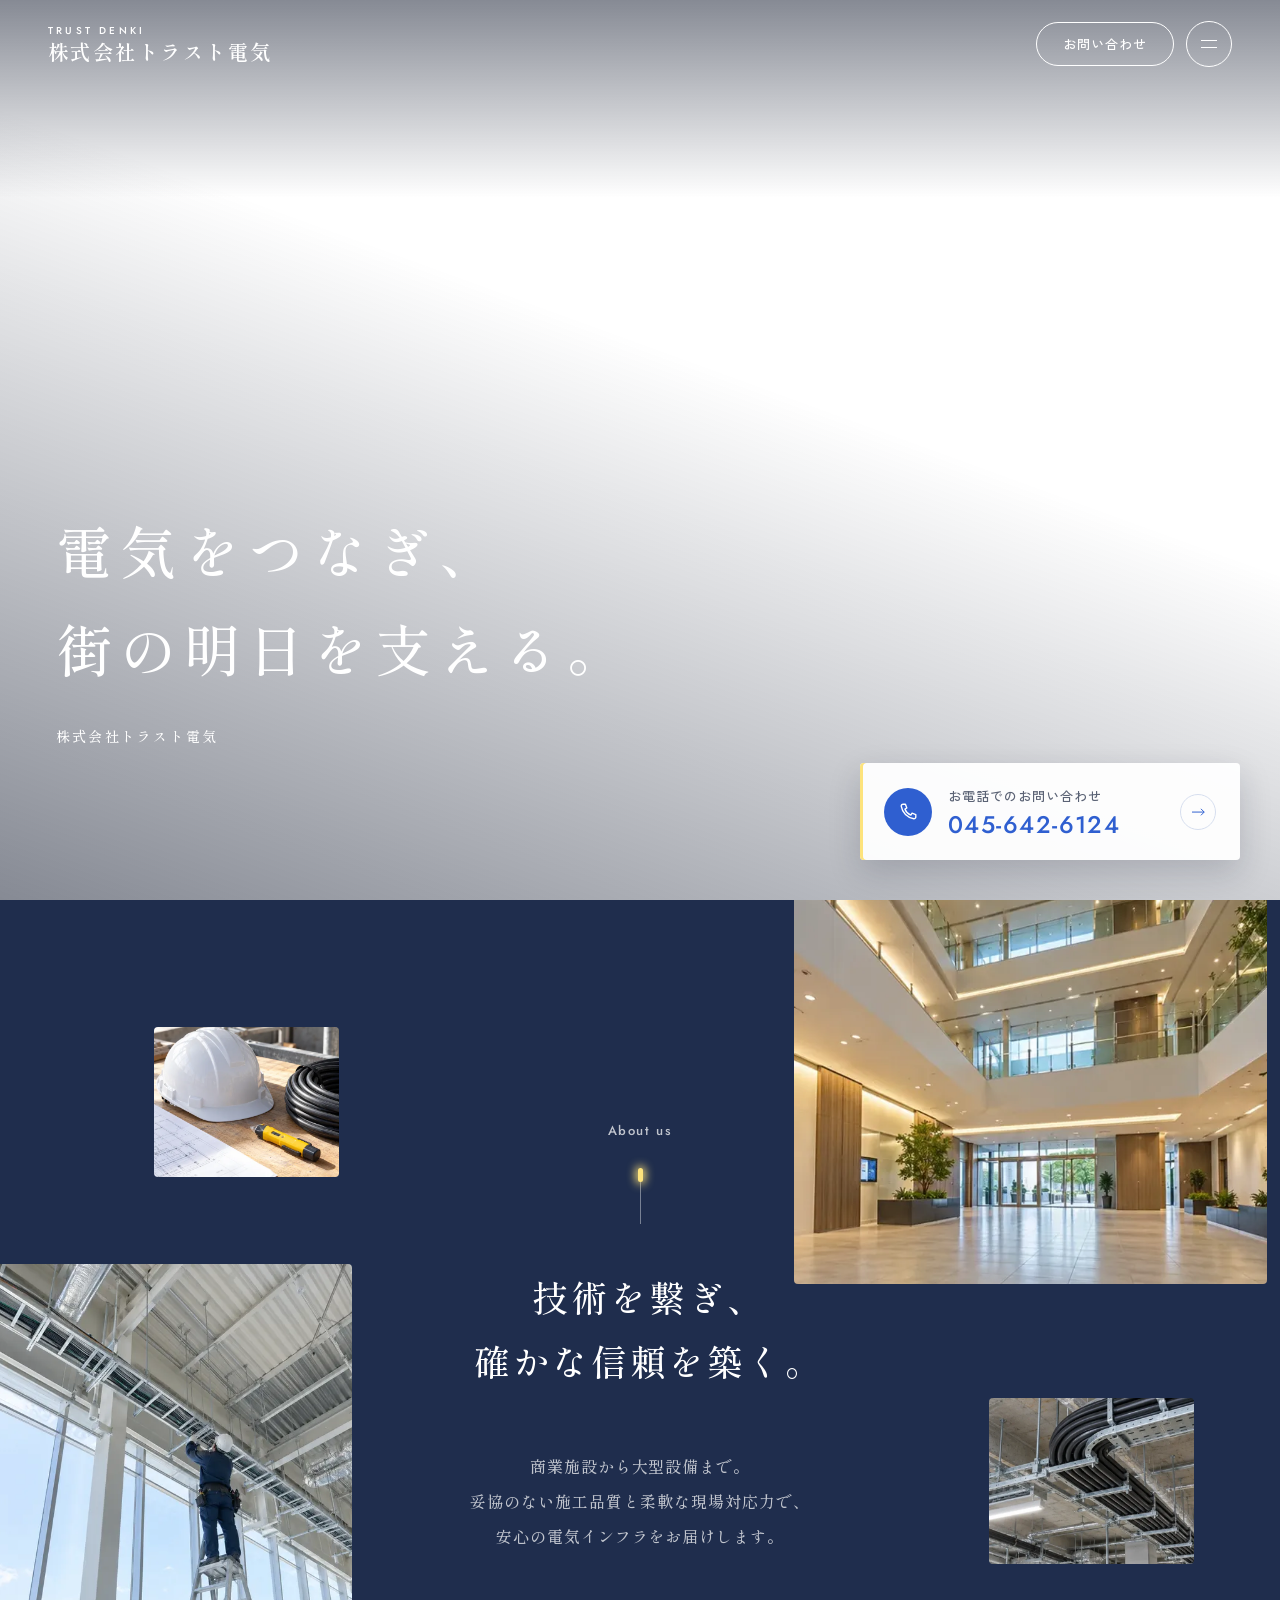
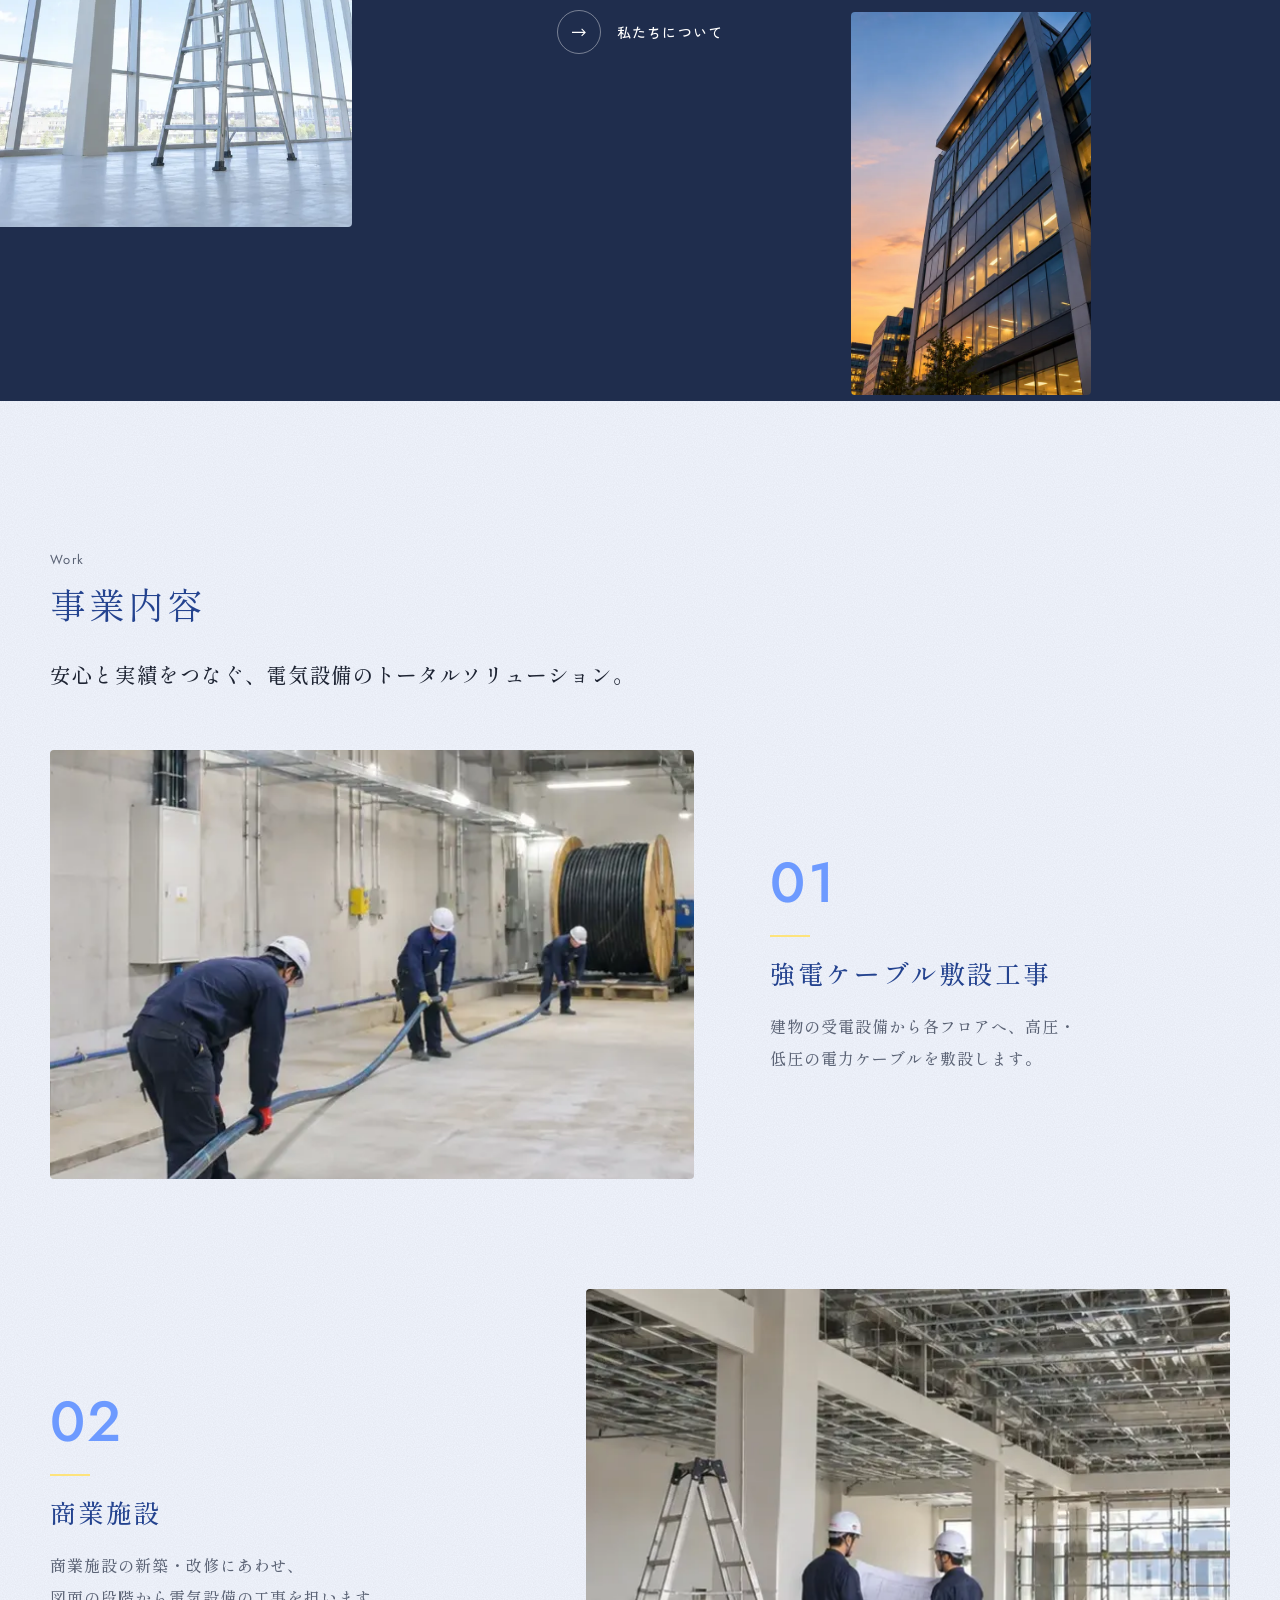
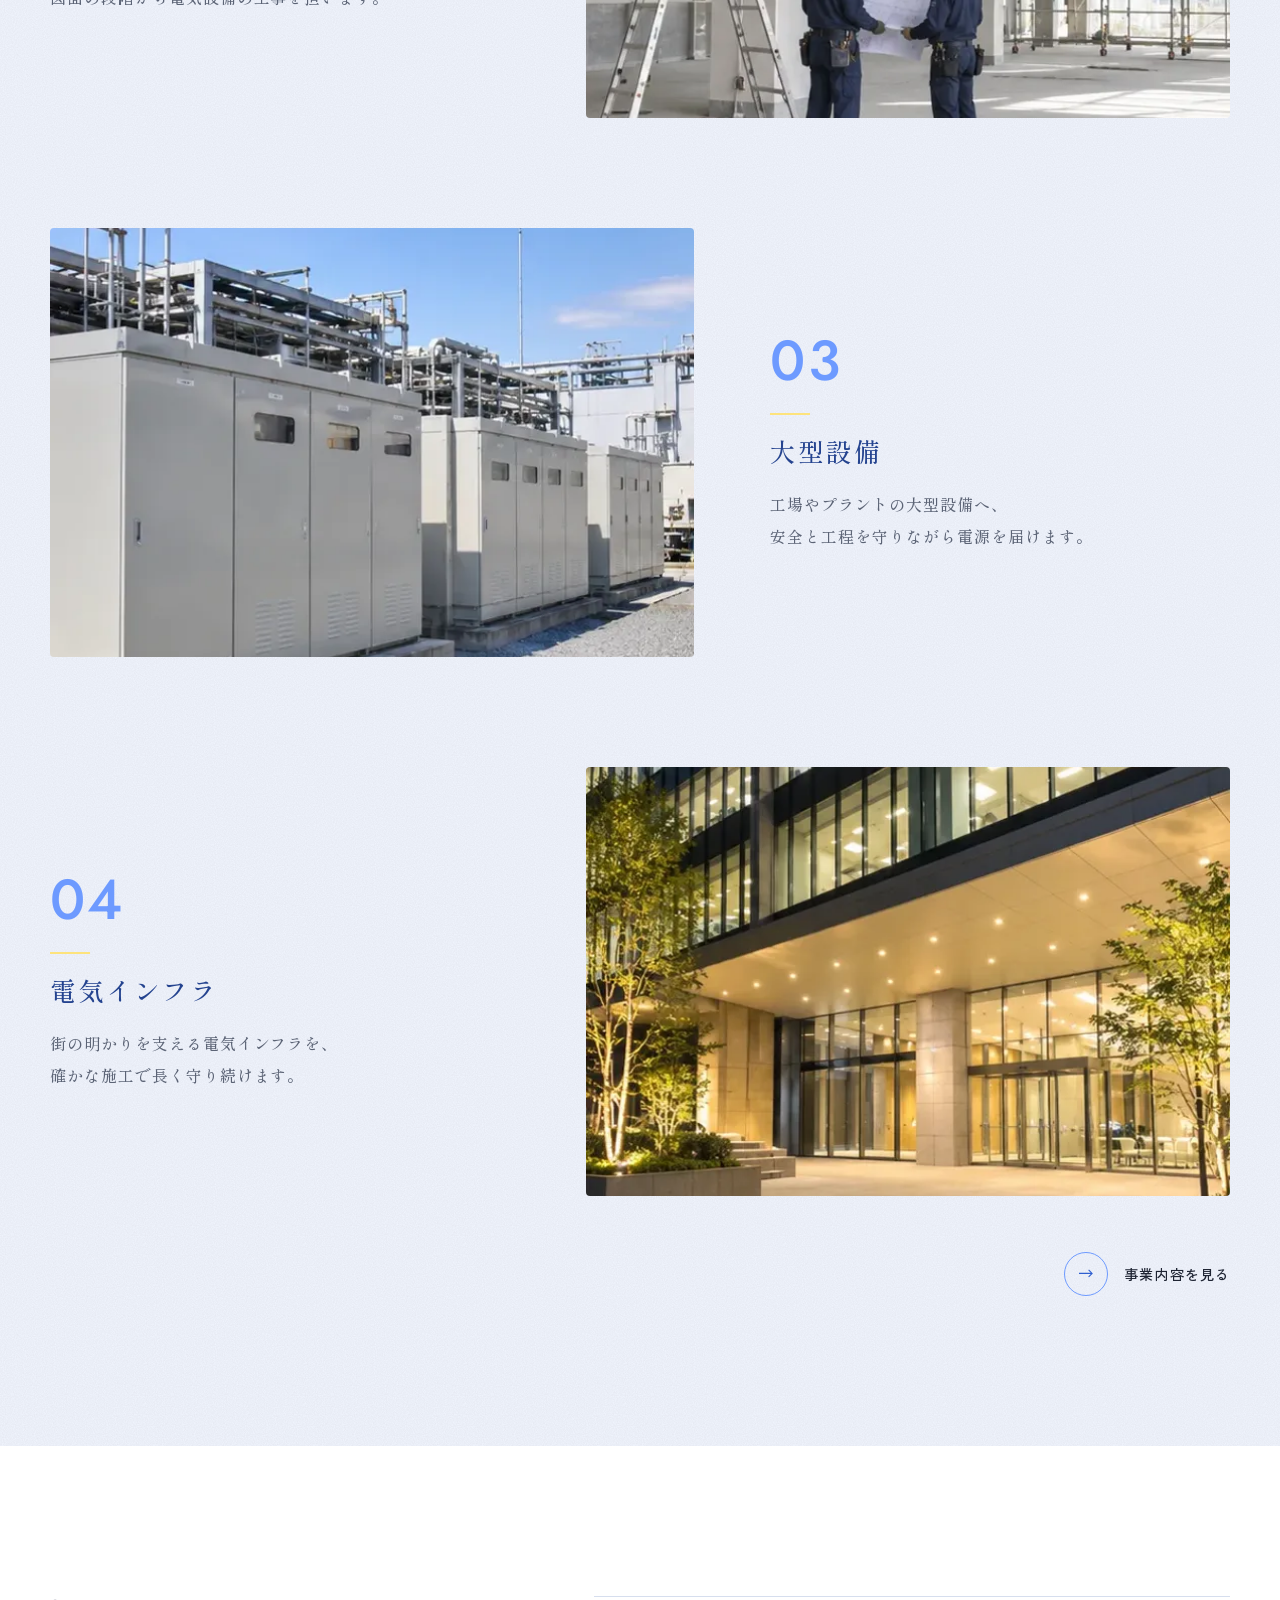
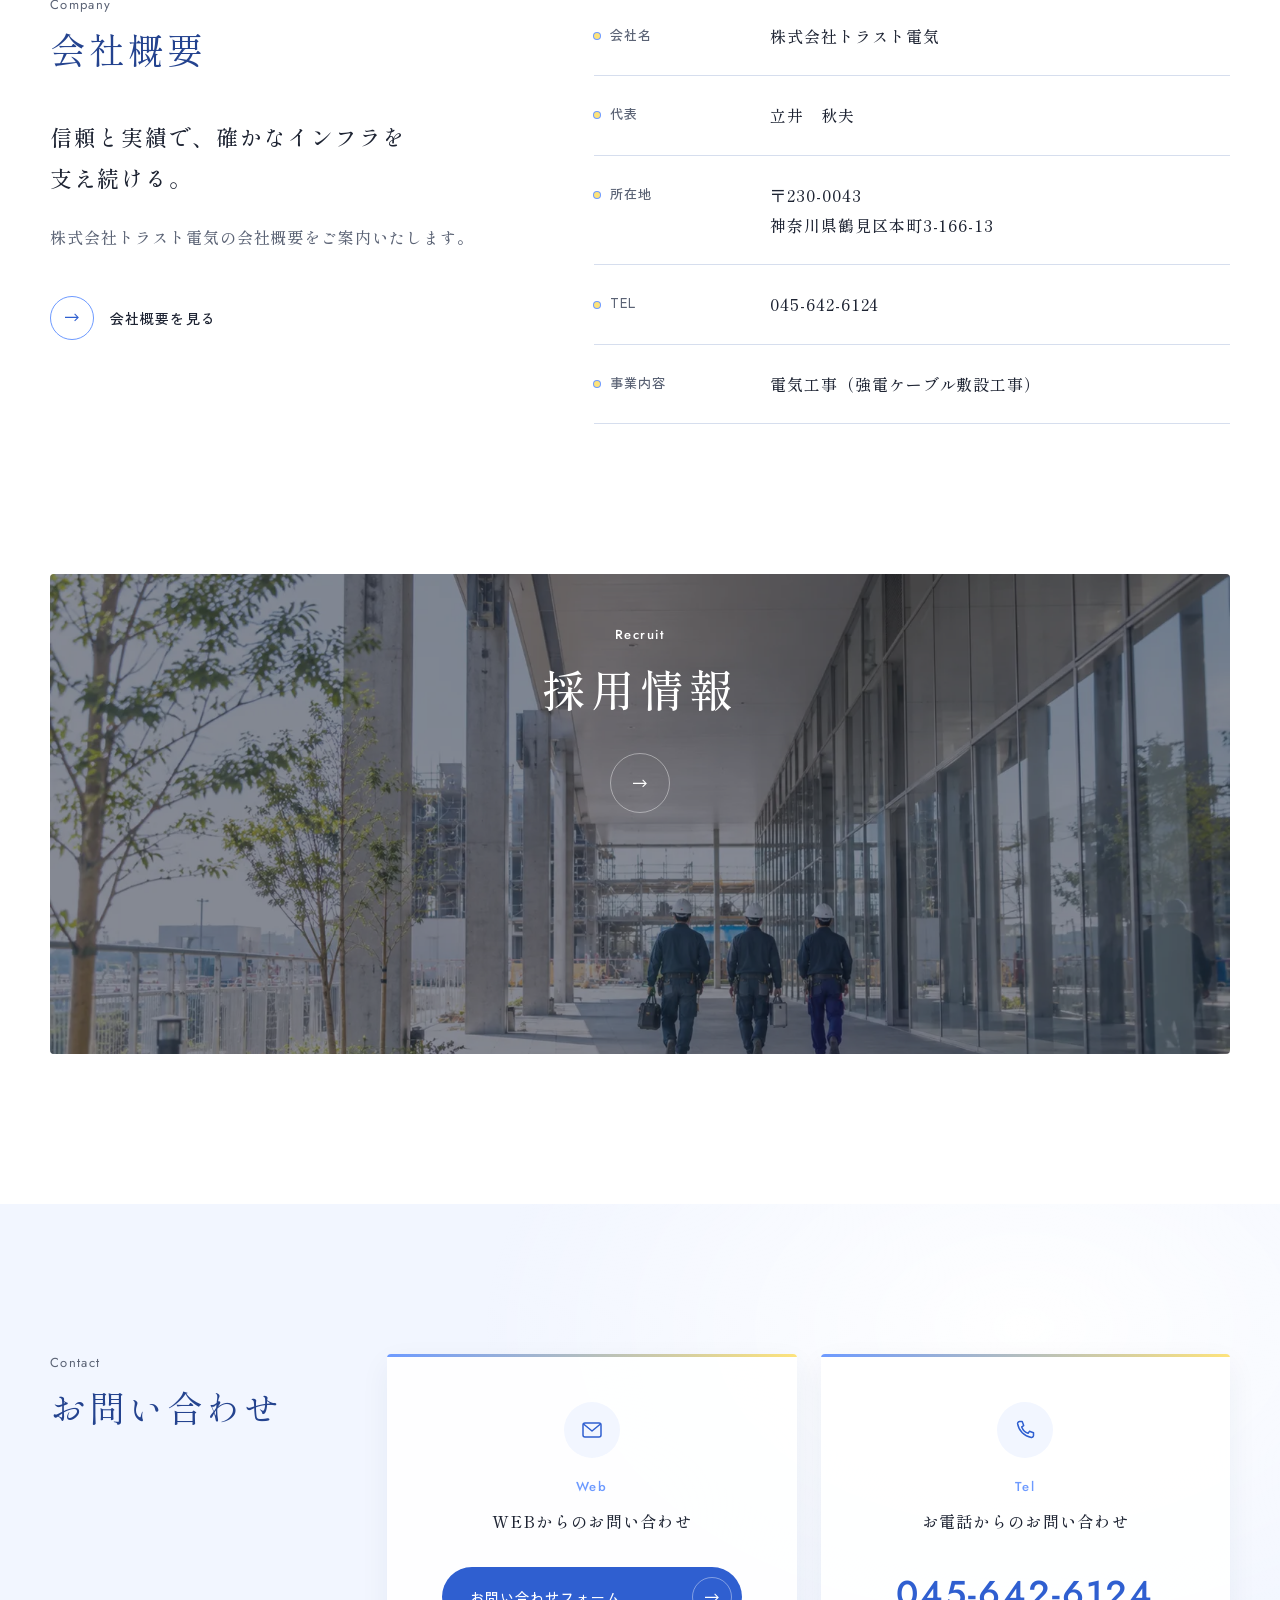
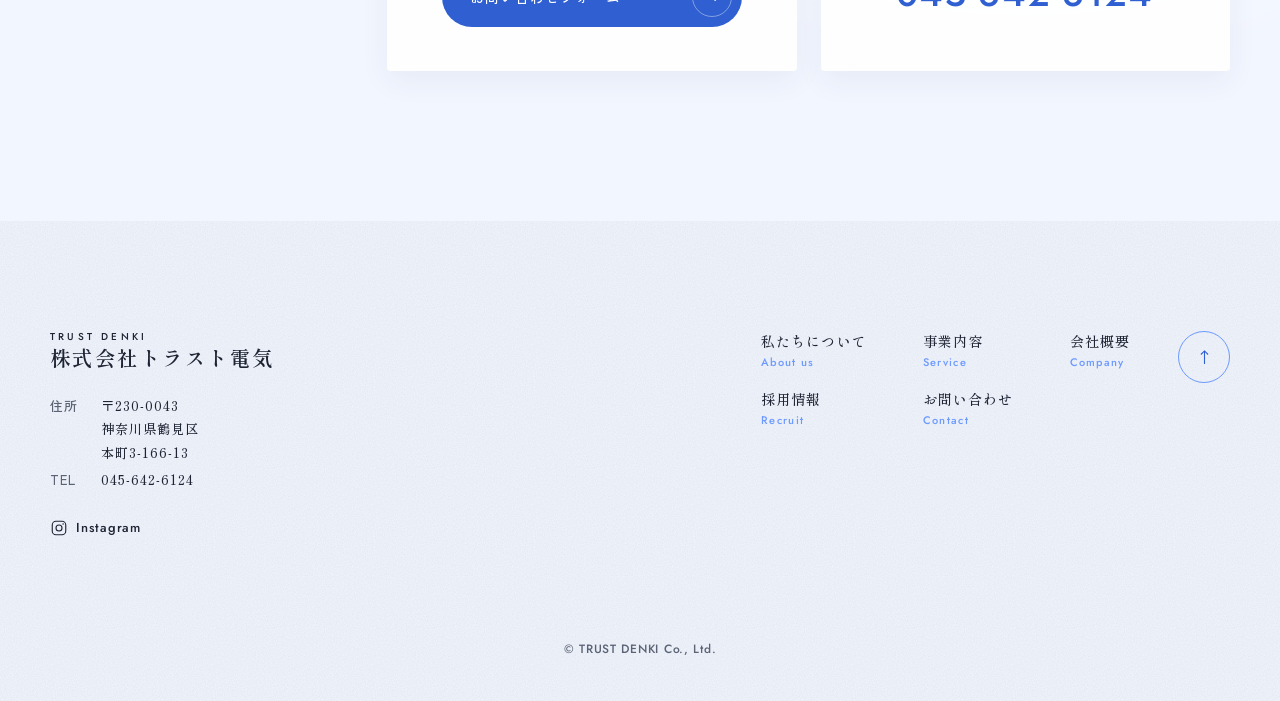
<file: index.html>
<!doctype html>
<html lang="ja">
<head>
<meta charset="utf-8">
<meta name="viewport" content="width=device-width, initial-scale=1">
<meta name="robots" content="noindex, nofollow">
<title>株式会社トラスト電気｜電気工事（強電ケーブル敷設工事）</title>
<meta name="description" content="商業施設から大型設備まで。妥協のない施工品質と柔軟な現場対応力で、安心の電気インフラをお届けします。">
<meta property="og:type" content="website">
<meta property="og:site_name" content="株式会社トラスト電気">
<meta property="og:title" content="株式会社トラスト電気｜電気工事（強電ケーブル敷設工事）">
<meta property="og:description" content="商業施設から大型設備まで。妥協のない施工品質と柔軟な現場対応力で、安心の電気インフラをお届けします。">
<meta property="og:url" content="https://v3.trust-hp-5m3.pages.dev/">
<meta property="og:image" content="https://v3.trust-hp-5m3.pages.dev/assets/ogp.jpg?v=20261030e">
<meta property="og:image:width" content="1200">
<meta property="og:image:height" content="630">
<meta name="twitter:card" content="summary_large_image">
<meta name="twitter:image" content="https://v3.trust-hp-5m3.pages.dev/assets/ogp.jpg?v=20261030e">
<link rel="preconnect" href="https://fonts.googleapis.com">
<link rel="preconnect" href="https://fonts.gstatic.com" crossorigin>
<link href="https://fonts.googleapis.com/css2?family=Jost:wght@400;500&family=Shippori+Mincho:wght@400;500;600&family=Zen+Kaku+Gothic+New:wght@400;500&display=swap" rel="stylesheet">
<link rel="stylesheet" href="tokens.css?v=20261030e">
<link rel="stylesheet" href="base.css?v=20261030e">
<link rel="stylesheet" href="style.css?v=20261030e">
</head>
<body>

<div class="loader" aria-hidden="true"></div>

<header class="header">
  <a class="logo" href="./" aria-label="株式会社トラスト電気 トップへ">
    <span class="logo__en" aria-hidden="true">TRUST DENKI</span>
    <span class="logo__ja">株式会社トラスト電気</span>
  </a>
  <div class="header__acts">
    <a class="pill" href="contact/">お問い合わせ</a>
    <button class="menu-btn" type="button" aria-expanded="false" aria-controls="drawer" aria-label="メニューを開く"><span></span><span></span></button>
  </div>
</header>

<div class="drawer" id="drawer">
  <ul class="drawer__list">
    <li style="--i:0"><a href="about/"><span class="drawer__ja">私たちについて</span><span class="drawer__en" aria-hidden="true">About us</span></a></li>
    <li style="--i:1"><a href="service/"><span class="drawer__ja">事業内容</span><span class="drawer__en" aria-hidden="true">Work</span></a></li>
    <li style="--i:2"><a href="company/"><span class="drawer__ja">会社概要</span><span class="drawer__en" aria-hidden="true">Company</span></a></li>
    <li style="--i:3"><a href="https://trust-denki-ltd.com/recruit"><span class="drawer__ja">採用情報</span><span class="drawer__en" aria-hidden="true">Recruit</span></a></li>
    <li style="--i:4"><a href="contact/"><span class="drawer__ja">お問い合わせ</span><span class="drawer__en" aria-hidden="true">Contact</span></a></li>
  </ul>
  <a class="drawer__tel" href="tel:0456426124" style="--i:5"><span class="drawer__tel-label">お電話でのお問い合わせ</span><span class="drawer__tel-num">045-642-6124</span></a>
</div>

<main>

    <section class="fv" aria-label="トップ">
    <div class="fv__photo">
      <img src="assets/fv.webp?v=20261030e" alt="" width="1536" height="1024" fetchpriority="high">
      <img src="assets/fv_02.webp?v=20261030e" alt="" width="1536" height="1024">
      <img src="assets/fv_03.webp?v=20261030e" alt="" width="1536" height="1024">
    </div>
    <div class="fv__body">
      <h1 class="fv__catch" data-todo="FV のキャッチは仮（シートが空欄）"><span class="nb">電気をつなぎ、</span><br><span class="nb">街の明日を支える。</span></h1>
      <p class="fv__name">株式会社トラスト電気</p>
    </div>
    <a class="fv__card" href="tel:0456426124">
      <span class="fv__card-icon" aria-hidden="true"><svg viewBox="0 0 24 24" fill="none" stroke="currentColor" stroke-width="1.5" stroke-linejoin="round"><path d="M6.6 3.5h2.6l1.5 4.1-2 1.3a11 11 0 0 0 6.4 6.4l1.3-2 4.1 1.5v2.6a2 2 0 0 1-2.2 2A16.5 16.5 0 0 1 4.6 5.7a2 2 0 0 1 2-2.2Z"/></svg></span>
      <span class="fv__card-txt">
        <span class="fv__card-label">お電話でのお問い合わせ</span>
        <span class="fv__card-num">045-642-6124</span>
      </span>
      <span class="fv__card-arw" aria-hidden="true"><svg viewBox="0 0 16 10" fill="none" stroke="currentColor" stroke-width="1.2"><path d="M0 5h15M11 1l4 4-4 4"/></svg></span>
    </a>
  </section>

    <section class="about" id="about" aria-labelledby="about-ttl">
    <figure class="about__ph about__ph--1 rv"><img src="assets/about_mall.webp?v=20261030e" alt="" width="640" height="640" loading="lazy"></figure>
    <figure class="about__ph about__ph--2 rv"><img src="assets/about_tools.webp?v=20261030e" alt="" width="640" height="640" loading="lazy"></figure>
    <figure class="about__ph about__ph--3 rv"><img src="assets/about_ladder.webp?v=20261030e" alt="" width="600" height="900" loading="lazy"></figure>
    <figure class="about__ph about__ph--4 rv"><img src="assets/about_cable.webp?v=20261030e" alt="" width="640" height="640" loading="lazy"></figure>
    <figure class="about__ph about__ph--5 rv"><img src="assets/about_tower.webp?v=20261030e" alt="" width="600" height="900" loading="lazy"></figure>
    <div class="about__body">
      <p class="about__en rv" aria-hidden="true">About us</p>
      <span class="about__line rv" aria-hidden="true"></span>
      <h2 class="about__ttl rv" id="about-ttl"><span class="nb">技術を繋ぎ、</span><span class="nb">確かな信頼を築く。</span></h2>
      <p class="about__txt rv"><span class="nb">商業施設から</span><wbr><span class="nb">大型設備まで。</span><br><span class="nb">妥協のない</span><wbr><span class="nb">施工品質と</span><wbr><span class="nb">柔軟な</span><wbr><span class="nb">現場対応力で、</span><br><span class="nb">安心の</span><wbr><span class="nb">電気インフラを</span><wbr><span class="nb">お届けします。</span></p>
      <a class="more more--w rv" href="about/"><span class="more__arw" aria-hidden="true"><svg viewBox="0 0 16 10" fill="none" stroke="currentColor" stroke-width="1.2"><path d="M0 5h15M11 1l4 4-4 4"/></svg></span>私たちについて</a>
    </div>
  </section>

    <section class="work sec paper" id="work" aria-labelledby="work-ttl">
    <div class="wrap">
      <div class="ttl rv">
        <p class="ttl__en" aria-hidden="true">Work</p>
        <h2 class="ttl__ja" id="work-ttl">事業内容</h2>
      </div>
      <p class="work__lead rv"><span class="nb">安心と実績をつなぐ、</span><wbr><span class="nb">電気設備の</span><wbr><span class="nb">トータルソリューション。</span></p>
      <ol class="work__list" data-todo="項目の題と説明文は仮（シートの語から）">
      <li class="zrow">
        <figure class="zrow__ph rv"><img src="assets/work_cable.webp?v=20261030e" alt="" width="640" height="640" loading="lazy"></figure>
        <div class="zrow__body rv">
          <p class="zrow__no" aria-hidden="true">01</p>
          <h3 class="zrow__ttl">強電ケーブル敷設工事</h3>
          <p class="zrow__txt">建物の受電設備から各フロアへ、高圧・低圧の電力ケーブルを敷設します。</p>
        </div>
      </li>
      <li class="zrow">
        <figure class="zrow__ph rv"><img src="assets/work_team.webp?v=20261030e" alt="" width="640" height="640" loading="lazy"></figure>
        <div class="zrow__body rv">
          <p class="zrow__no" aria-hidden="true">02</p>
          <h3 class="zrow__ttl">商業施設</h3>
          <p class="zrow__txt">商業施設の新築・改修にあわせ、図面の段階から電気設備の工事を担います。</p>
        </div>
      </li>
      <li class="zrow">
        <figure class="zrow__ph rv"><img src="assets/work_plant.webp?v=20261030e" alt="" width="640" height="640" loading="lazy"></figure>
        <div class="zrow__body rv">
          <p class="zrow__no" aria-hidden="true">03</p>
          <h3 class="zrow__ttl">大型設備</h3>
          <p class="zrow__txt">工場やプラントの大型設備へ、安全と工程を守りながら電源を届けます。</p>
        </div>
      </li>
      <li class="zrow">
        <figure class="zrow__ph rv"><img src="assets/work_night.webp?v=20261030e" alt="" width="640" height="640" loading="lazy"></figure>
        <div class="zrow__body rv">
          <p class="zrow__no" aria-hidden="true">04</p>
          <h3 class="zrow__ttl">電気インフラ</h3>
          <p class="zrow__txt">街の明かりを支える電気インフラを、確かな施工で長く守り続けます。</p>
        </div>
      </li>
      </ol>
      <div class="work__foot rv">
        <a class="more" href="service/"><span class="more__arw" aria-hidden="true"><svg viewBox="0 0 16 10" fill="none" stroke="currentColor" stroke-width="1.2"><path d="M0 5h15M11 1l4 4-4 4"/></svg></span>事業内容を見る</a>
      </div>
    </div>
  </section>

    <section class="company sec" id="company" aria-labelledby="company-ttl">
    <div class="wrap company__in">
      <div class="company__intro">
        <div class="ttl rv">
          <p class="ttl__en" aria-hidden="true">Company</p>
          <h2 class="ttl__ja" id="company-ttl">会社概要</h2>
        </div>
        <div class="txt rv">
          <p class="company__lead"><span class="nb">信頼と実績で、</span><wbr><span class="nb">確かなインフラを</span><wbr><span class="nb">支え続ける。</span><br><span class="company__sub"><span class="nb">株式会社トラスト電気の</span><wbr><span class="nb">会社概要を</span><wbr><span class="nb">ご案内いたします。</span></span></p>
        </div>
        <a class="more rv" href="company/"><span class="more__arw" aria-hidden="true"><svg viewBox="0 0 16 10" fill="none" stroke="currentColor" stroke-width="1.2"><path d="M0 5h15M11 1l4 4-4 4"/></svg></span>会社概要を見る</a>
      </div>
      <dl class="info rv">
        <div class="info__row"><dt>会社名</dt><dd>株式会社トラスト電気</dd></div>
        <div class="info__row"><dt>代表</dt><dd>立井　秋夫</dd></div>
        <div class="info__row"><dt>所在地</dt><dd><span class="nb">〒230-0043</span><br><span class="nb">神奈川県鶴見区</span><wbr><span class="nb">本町3-166-13</span></dd></div>
        <div class="info__row"><dt>TEL</dt><dd><a class="nb" href="tel:0456426124">045-642-6124</a></dd></div>
        <div class="info__row"><dt>事業内容</dt><dd>電気工事（強電ケーブル敷設工事）</dd></div>
      </dl>
    </div>
  </section>

    <section class="recruit" id="recruit" aria-labelledby="recruit-ttl">
    <a class="wrap tile rv" href="https://trust-denki-ltd.com/recruit">
      <img class="tile__ph" src="assets/recruit.webp?v=20261030e" alt="" width="1600" height="900" loading="lazy">
      <span class="tile__body">
        <span class="tile__en" aria-hidden="true">Recruit</span>
        <span class="tile__ja" id="recruit-ttl">採用情報</span>
        <span class="more__arw" aria-hidden="true"><svg viewBox="0 0 16 10" fill="none" stroke="currentColor" stroke-width="1.2"><path d="M0 5h15M11 1l4 4-4 4"/></svg></span>
      </span>
    </a>
  </section>

    <section class="contact sec" id="contact" aria-labelledby="contact-ttl">
    <div class="wrap contact__in">
      <div class="ttl rv">
        <p class="ttl__en" aria-hidden="true">Contact</p>
        <h2 class="ttl__ja" id="contact-ttl">お問い合わせ</h2>
      </div>
      <div class="contact__boxes">
        <div class="box rv">
          <span class="box__icon" aria-hidden="true"><svg viewBox="0 0 24 24" fill="none" stroke="currentColor" stroke-width="1.5" stroke-linejoin="round"><rect x="3" y="5" width="18" height="14" rx="2"/><path d="m3.5 6 8.5 7 8.5-7"/></svg></span>
          <p class="box__en" aria-hidden="true">Web</p>
          <p class="box__label"><span class="nb">WEBからのお問い合わせ</span></p>
          <a class="cta" href="contact/"><span>お問い合わせフォーム</span><span class="cta__arw" aria-hidden="true"><svg viewBox="0 0 16 10" fill="none" stroke="currentColor" stroke-width="1.2"><path d="M0 5h15M11 1l4 4-4 4"/></svg></span></a>
        </div>
        <div class="box rv">
          <span class="box__icon" aria-hidden="true"><svg viewBox="0 0 24 24" fill="none" stroke="currentColor" stroke-width="1.5" stroke-linejoin="round"><path d="M6.6 3.5h2.6l1.5 4.1-2 1.3a11 11 0 0 0 6.4 6.4l1.3-2 4.1 1.5v2.6a2 2 0 0 1-2.2 2A16.5 16.5 0 0 1 4.6 5.7a2 2 0 0 1 2-2.2Z"/></svg></span>
          <p class="box__en" aria-hidden="true">Tel</p>
          <p class="box__label"><span class="nb">お電話からのお問い合わせ</span></p>
          <a class="box__tel nb" href="tel:0456426124">045-642-6124</a>
        </div>
      </div>
    </div>
  </section>

</main>

<footer class="footer paper">
  <div class="wrap footer__in">
    <div class="footer__co">
      <a class="logo footer__logo" href="./" aria-label="株式会社トラスト電気 トップへ">
        <span class="logo__en" aria-hidden="true">TRUST DENKI</span>
        <span class="logo__ja">株式会社トラスト電気</span>
      </a>
      <dl class="footer__info">
        <div><dt>住所</dt><dd><span class="nb">〒230-0043</span><br><span class="nb">神奈川県鶴見区</span><wbr><span class="nb">本町3-166-13</span></dd></div>
        <div><dt>TEL</dt><dd><a class="nb" href="tel:0456426124">045-642-6124</a></dd></div>
      </dl>
      <a class="footer__sns" href="#" data-todo="Instagram の URL（シートに記載なし）" target="_blank" rel="noopener"><svg viewBox="0 0 24 24" fill="none" stroke="currentColor" stroke-width="1.5" aria-hidden="true"><rect x="3" y="3" width="18" height="18" rx="5"/><circle cx="12" cy="12" r="4"/><circle cx="17.5" cy="6.5" r="1" fill="currentColor" stroke="none"/></svg><span>Instagram</span></a>
    </div>
    <ul class="footer__nav">
      <li><a href="about/"><span class="footer__ja">私たちについて</span><span class="footer__en" aria-hidden="true">About us</span></a></li>
      <li><a href="service/"><span class="footer__ja">事業内容</span><span class="footer__en" aria-hidden="true">Service</span></a></li>
      <li><a href="company/"><span class="footer__ja">会社概要</span><span class="footer__en" aria-hidden="true">Company</span></a></li>
      <li><a href="https://trust-denki-ltd.com/recruit"><span class="footer__ja">採用情報</span><span class="footer__en" aria-hidden="true">Recruit</span></a></li>
      <li><a href="contact/"><span class="footer__ja">お問い合わせ</span><span class="footer__en" aria-hidden="true">Contact</span></a></li>
    </ul>
    <a class="footer__top circle-btn" href="#" aria-label="ページの先頭へ"><svg viewBox="0 0 10 16" fill="none" stroke="currentColor" stroke-width="1.2" aria-hidden="true"><path d="M5 16V1M1 5l4-4 4 4"/></svg></a>
  </div>
  <p class="footer__copy" aria-hidden="true">© TRUST DENKI Co., Ltd.</p>
</footer>

<script src="site.js?v=20261030e"></script>
</body>
</html>
</file>
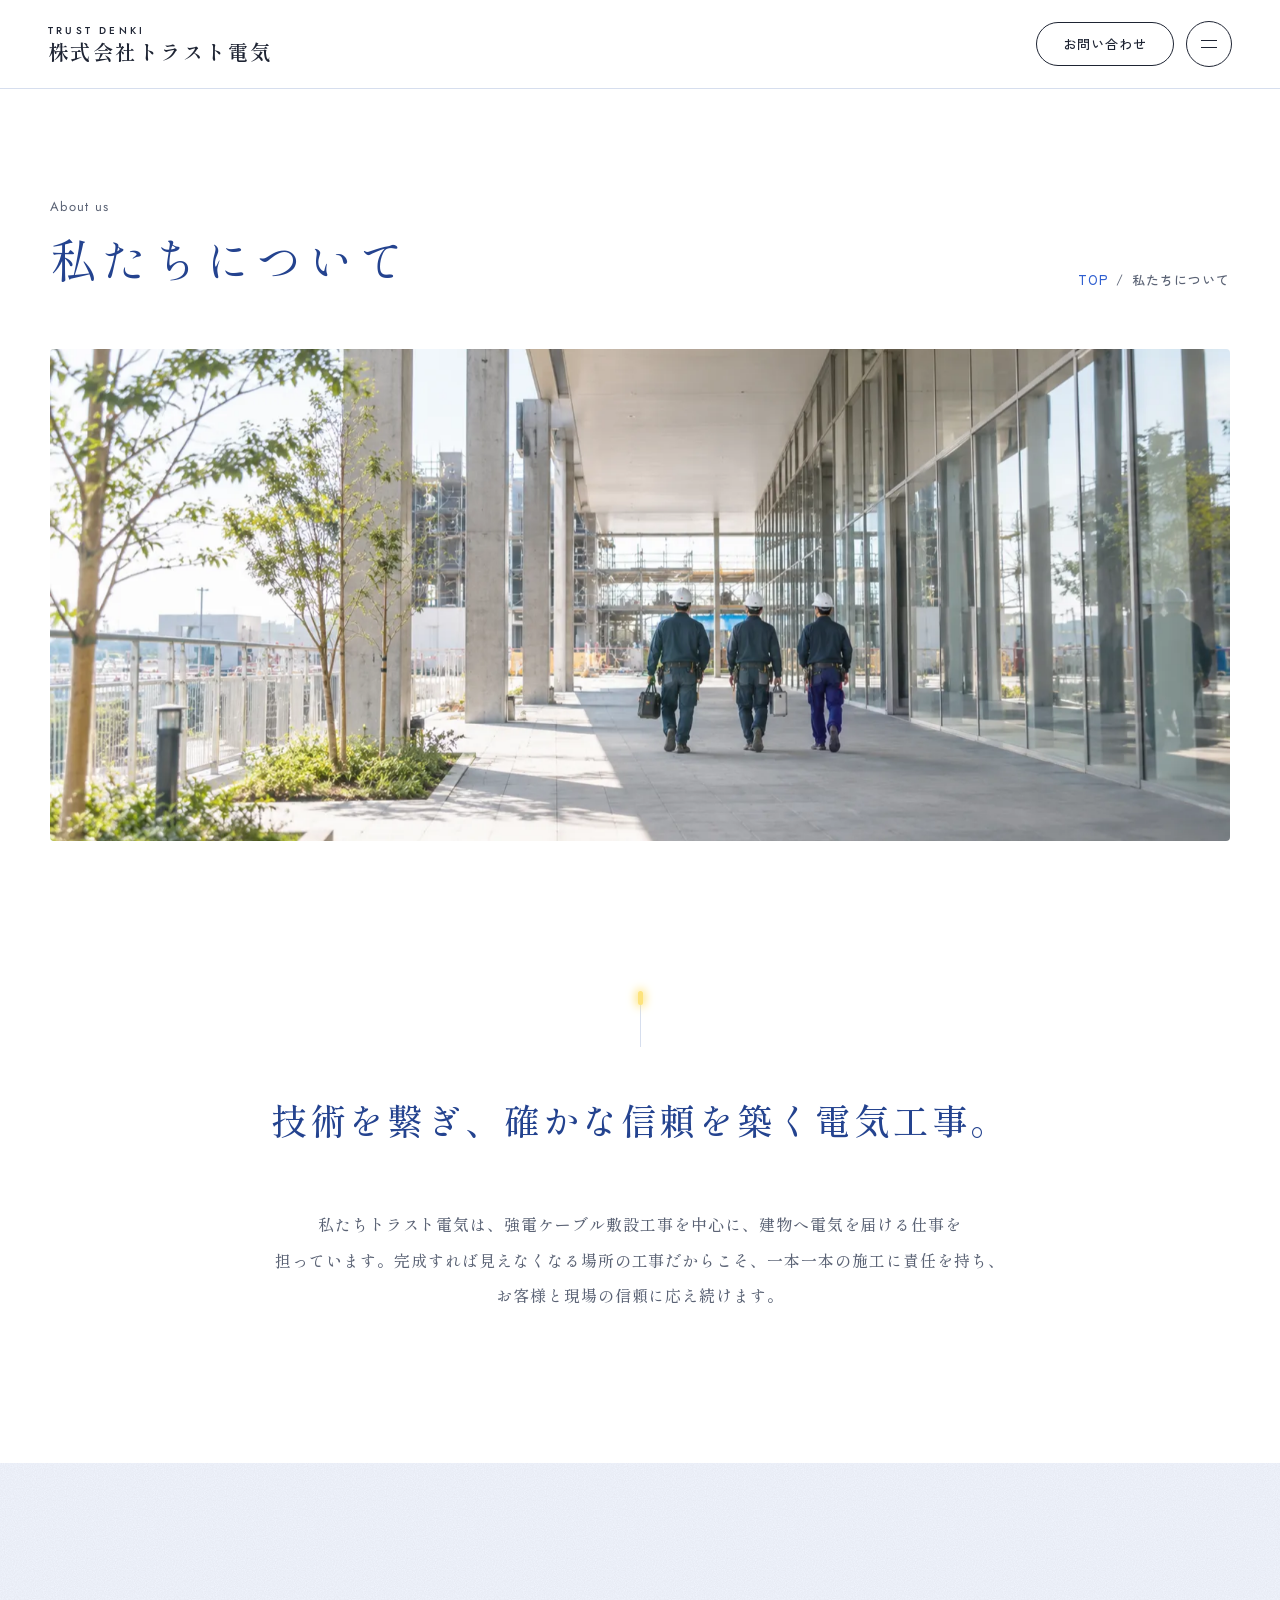
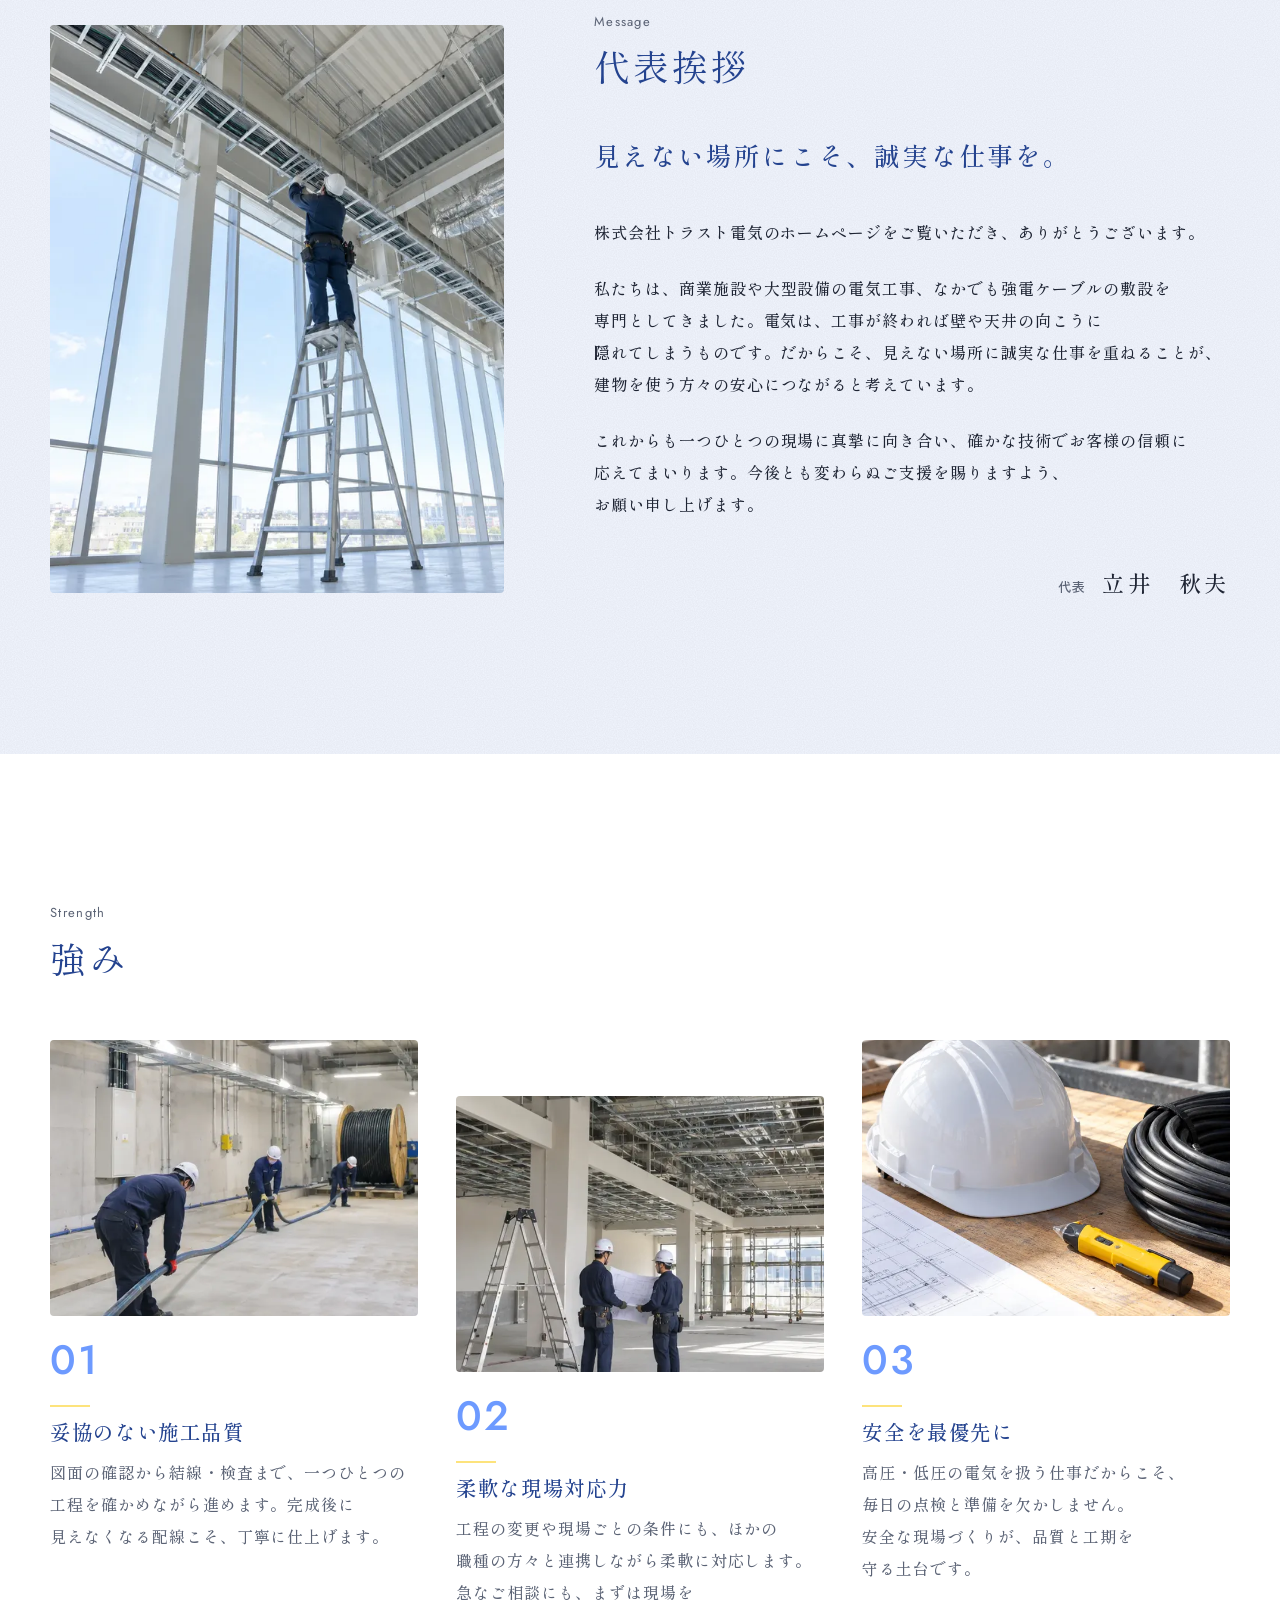
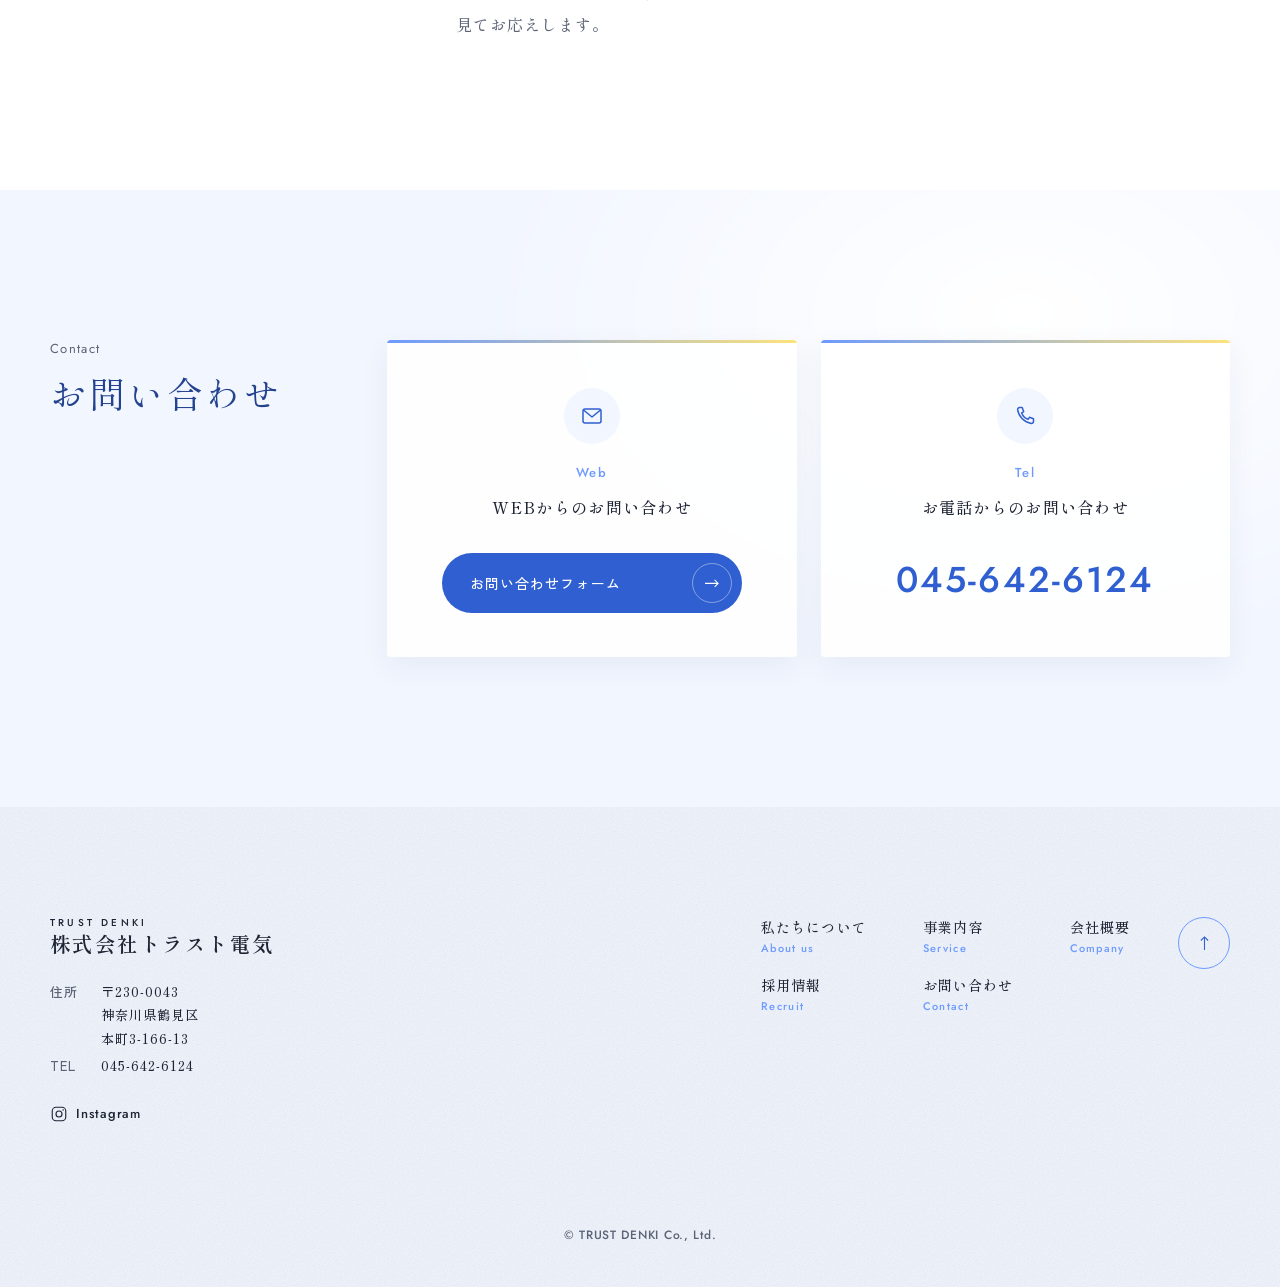
<file: about/index.html>
<!doctype html>
<html lang="ja">
<head>
<meta charset="utf-8">
<meta name="viewport" content="width=device-width, initial-scale=1">
<meta name="robots" content="noindex, nofollow">
<title>私たちについて｜株式会社トラスト電気</title>
<meta name="description" content="技術を繋ぎ、確かな信頼を築く電気工事。株式会社トラスト電気の想いと強みをご紹介します。">
<meta property="og:type" content="article">
<meta property="og:site_name" content="株式会社トラスト電気">
<meta property="og:title" content="私たちについて｜株式会社トラスト電気">
<meta property="og:description" content="技術を繋ぎ、確かな信頼を築く電気工事。株式会社トラスト電気の想いと強みをご紹介します。">
<meta property="og:url" content="https://v3.trust-hp-5m3.pages.dev/about/">
<meta property="og:image" content="https://v3.trust-hp-5m3.pages.dev/assets/ogp.jpg?v=20261030e">
<meta property="og:image:width" content="1200">
<meta property="og:image:height" content="630">
<meta name="twitter:card" content="summary_large_image">
<meta name="twitter:image" content="https://v3.trust-hp-5m3.pages.dev/assets/ogp.jpg?v=20261030e">
<link rel="preconnect" href="https://fonts.googleapis.com">
<link rel="preconnect" href="https://fonts.gstatic.com" crossorigin>
<link href="https://fonts.googleapis.com/css2?family=Jost:wght@400;500&family=Shippori+Mincho:wght@400;500;600&family=Zen+Kaku+Gothic+New:wght@400;500&display=swap" rel="stylesheet">
<link rel="stylesheet" href="../tokens.css?v=20261030e">
<link rel="stylesheet" href="../base.css?v=20261030e">
<link rel="stylesheet" href="../style.css?v=20261030e">
</head>
<body class="is-sub is-sub--about">

<header class="header">
  <a class="logo" href="../" aria-label="株式会社トラスト電気 トップへ">
    <span class="logo__en" aria-hidden="true">TRUST DENKI</span>
    <span class="logo__ja">株式会社トラスト電気</span>
  </a>
  <div class="header__acts">
    <a class="pill" href="../contact/">お問い合わせ</a>
    <button class="menu-btn" type="button" aria-expanded="false" aria-controls="drawer" aria-label="メニューを開く"><span></span><span></span></button>
  </div>
</header>

<div class="drawer" id="drawer">
  <ul class="drawer__list">
    <li style="--i:0"><a href="../about/"><span class="drawer__ja">私たちについて</span><span class="drawer__en" aria-hidden="true">About us</span></a></li>
    <li style="--i:1"><a href="../service/"><span class="drawer__ja">事業内容</span><span class="drawer__en" aria-hidden="true">Work</span></a></li>
    <li style="--i:2"><a href="../company/"><span class="drawer__ja">会社概要</span><span class="drawer__en" aria-hidden="true">Company</span></a></li>
    <li style="--i:3"><a href="https://trust-denki-ltd.com/recruit"><span class="drawer__ja">採用情報</span><span class="drawer__en" aria-hidden="true">Recruit</span></a></li>
    <li style="--i:4"><a href="../contact/"><span class="drawer__ja">お問い合わせ</span><span class="drawer__en" aria-hidden="true">Contact</span></a></li>
  </ul>
  <a class="drawer__tel" href="tel:0456426124" style="--i:5"><span class="drawer__tel-label">お電話でのお問い合わせ</span><span class="drawer__tel-num">045-642-6124</span></a>
</div>

<main>

    <section class="phead" aria-labelledby="phead-ttl">
    <div class="wrap">
      <div class="phead__in">
        <div class="ttl phead__ttl">
          <p class="ttl__en" aria-hidden="true">About us</p>
          <h1 class="ttl__ja" id="phead-ttl">私たちについて</h1>
        </div>
        <p class="crumb"><a href="../">TOP</a><span aria-hidden="true">/</span>私たちについて</p>
      </div>
    <figure class="phead__ph"><img src="../assets/recruit.webp?v=20261030e" alt="" width="1600" height="900" fetchpriority="high"></figure>
    </div>
  </section>

    <section class="intro sec">
    <div class="wrap intro__in">
      <span class="intro__line rv" aria-hidden="true"></span>
      <h2 class="intro__ttl rv">技術を<wbr>繋ぎ、<wbr>確かな<wbr>信頼を<wbr>築く電気工事。</h2>
      <p class="intro__txt rv" data-todo="説明文は仮（シートに無し）">私たち<wbr>トラスト電気は、<wbr>強電ケーブル敷設工事を<wbr>中心に、<wbr>建物へ<wbr>電気を<wbr>届ける<wbr>仕事を<wbr>担っています。<wbr>完成すれば<wbr>見えなくなる<wbr>場所の<wbr>工事だからこそ、<wbr>一本一本の<wbr>施工に<wbr>責任を<wbr>持ち、<wbr>お客様と<wbr>現場の<wbr>信頼に<wbr>応え続けます。</p>
    </div>
  </section>

    <section class="msg sec paper" aria-labelledby="msg-ttl">
    <div class="wrap msg__in">
      <figure class="msg__ph rv"><img src="../assets/about_ladder.webp?v=20261030e" alt="" width="600" height="900" loading="lazy"></figure>
      <div class="msg__body">
        <div class="ttl rv">
        <p class="ttl__en" aria-hidden="true">Message</p>
        <h2 class="ttl__ja" id="msg-ttl">代表挨拶</h2>
      </div>
        <p class="msg__lead rv" data-todo="代表挨拶は仮（シートはダミーテキスト）">見えない<wbr>場所にこそ、<wbr>誠実な仕事を。</p>
        <div class="txt rv">
          <p>株式会社トラスト電気の<wbr>ホームページを<wbr>ご覧いただき、<wbr>ありがとうございます。</p>
          <p>私たちは、<wbr>商業施設や<wbr>大型設備の<wbr>電気工事、<wbr>なかでも<wbr>強電ケーブルの<wbr>敷設を<wbr>専門としてきました。<wbr>電気は、<wbr>工事が<wbr>終われば<wbr>壁や<wbr>天井の<wbr>向こうに<wbr>隠れてしまうものです。<wbr>だからこそ、<wbr>見えない<wbr>場所に<wbr>誠実な仕事を<wbr>重ねることが、<wbr>建物を<wbr>使う方々の<wbr>安心につながると<wbr>考えています。</p>
          <p>これからも<wbr>一つひとつの<wbr>現場に<wbr>真摯に<wbr>向き合い、<wbr>確かな<wbr>技術で<wbr>お客様の<wbr>信頼に<wbr>応えてまいります。<wbr>今後とも<wbr>変わらぬご支援を<wbr>賜りますよう、<wbr>お願い申し上げます。</p>
        </div>
        <p class="msg__sign rv"><span class="msg__role">代表</span><span class="msg__name">立井　秋夫</span></p>
      </div>
    </div>
  </section>

    <section class="strength sec" aria-labelledby="strength-ttl">
    <div class="wrap">
      <div class="ttl rv">
        <p class="ttl__en" aria-hidden="true">Strength</p>
        <h2 class="ttl__ja" id="strength-ttl">強み</h2>
      </div>
      <ol class="cards" data-todo="強みの題と本文は仮（シートはダミーテキスト）">
        <li class="card rv">
          <figure class="card__ph"><img src="../assets/work_cable.webp?v=20261030e" alt="" width="640" height="640" loading="lazy"></figure>
          <p class="zrow__no card__no" aria-hidden="true">01</p>
          <h3 class="card__ttl">妥協のない<wbr>施工品質</h3>
          <p class="card__txt">図面の<wbr>確認から<wbr>結線・検査まで、<wbr>一つひとつの<wbr>工程を<wbr>確かめながら<wbr>進めます。<wbr>完成後に<wbr>見えなくなる<wbr>配線こそ、<wbr>丁寧に<wbr>仕上げます。</p>
        </li>
        <li class="card rv">
          <figure class="card__ph"><img src="../assets/work_team.webp?v=20261030e" alt="" width="640" height="640" loading="lazy"></figure>
          <p class="zrow__no card__no" aria-hidden="true">02</p>
          <h3 class="card__ttl">柔軟な現場対応力</h3>
          <p class="card__txt">工程の<wbr>変更や<wbr>現場ごとの<wbr>条件にも、<wbr>ほかの<wbr>職種の<wbr>方々と<wbr>連携しながら<wbr>柔軟に<wbr>対応します。<wbr>急なご相談にも、<wbr>まずは<wbr>現場を<wbr>見てお応えします。</p>
        </li>
        <li class="card rv">
          <figure class="card__ph"><img src="../assets/about_tools.webp?v=20261030e" alt="" width="640" height="640" loading="lazy"></figure>
          <p class="zrow__no card__no" aria-hidden="true">03</p>
          <h3 class="card__ttl">安全を<wbr>最優先に</h3>
          <p class="card__txt">高圧・低圧の<wbr>電気を<wbr>扱う仕事だからこそ、<wbr>毎日の<wbr>点検と<wbr>準備を<wbr>欠かしません。<wbr>安全な現場づくりが、<wbr>品質と<wbr>工期を<wbr>守る土台です。</p>
        </li>
      </ol>
    </div>
  </section>

    <section class="contact sec" aria-labelledby="contact-ttl">
    <div class="wrap contact__in">
      <div class="ttl rv">
        <p class="ttl__en" aria-hidden="true">Contact</p>
        <h2 class="ttl__ja" id="contact-ttl">お問い合わせ</h2>
      </div>
      <div class="contact__boxes">
        <div class="box rv">
          <span class="box__icon" aria-hidden="true"><svg viewBox="0 0 24 24" fill="none" stroke="currentColor" stroke-width="1.5" stroke-linejoin="round"><rect x="3" y="5" width="18" height="14" rx="2"/><path d="m3.5 6 8.5 7 8.5-7"/></svg></span>
          <p class="box__en" aria-hidden="true">Web</p>
          <p class="box__label"><span class="nb">WEBからのお問い合わせ</span></p>
          <a class="cta" href="../contact/"><span>お問い合わせフォーム</span><span class="cta__arw" aria-hidden="true"><svg viewBox="0 0 16 10" fill="none" stroke="currentColor" stroke-width="1.2"><path d="M0 5h15M11 1l4 4-4 4"/></svg></span></a>
        </div>
        <div class="box rv">
          <span class="box__icon" aria-hidden="true"><svg viewBox="0 0 24 24" fill="none" stroke="currentColor" stroke-width="1.5" stroke-linejoin="round"><path d="M6.6 3.5h2.6l1.5 4.1-2 1.3a11 11 0 0 0 6.4 6.4l1.3-2 4.1 1.5v2.6a2 2 0 0 1-2.2 2A16.5 16.5 0 0 1 4.6 5.7a2 2 0 0 1 2-2.2Z"/></svg></span>
          <p class="box__en" aria-hidden="true">Tel</p>
          <p class="box__label"><span class="nb">お電話からのお問い合わせ</span></p>
          <a class="box__tel nb" href="tel:0456426124">045-642-6124</a>
        </div>
      </div>
    </div>
  </section>

</main>

<footer class="footer paper">
  <div class="wrap footer__in">
    <div class="footer__co">
      <a class="logo footer__logo" href="../" aria-label="株式会社トラスト電気 トップへ">
        <span class="logo__en" aria-hidden="true">TRUST DENKI</span>
        <span class="logo__ja">株式会社トラスト電気</span>
      </a>
      <dl class="footer__info">
        <div><dt>住所</dt><dd><span class="nb">〒230-0043</span><br><span class="nb">神奈川県鶴見区</span><wbr><span class="nb">本町3-166-13</span></dd></div>
        <div><dt>TEL</dt><dd><a class="nb" href="tel:0456426124">045-642-6124</a></dd></div>
      </dl>
      <a class="footer__sns" href="#" data-todo="Instagram の URL（シートに記載なし）" target="_blank" rel="noopener"><svg viewBox="0 0 24 24" fill="none" stroke="currentColor" stroke-width="1.5" aria-hidden="true"><rect x="3" y="3" width="18" height="18" rx="5"/><circle cx="12" cy="12" r="4"/><circle cx="17.5" cy="6.5" r="1" fill="currentColor" stroke="none"/></svg><span>Instagram</span></a>
    </div>
    <ul class="footer__nav">
      <li><a href="../about/"><span class="footer__ja">私たちについて</span><span class="footer__en" aria-hidden="true">About us</span></a></li>
      <li><a href="../service/"><span class="footer__ja">事業内容</span><span class="footer__en" aria-hidden="true">Service</span></a></li>
      <li><a href="../company/"><span class="footer__ja">会社概要</span><span class="footer__en" aria-hidden="true">Company</span></a></li>
      <li><a href="https://trust-denki-ltd.com/recruit"><span class="footer__ja">採用情報</span><span class="footer__en" aria-hidden="true">Recruit</span></a></li>
      <li><a href="../contact/"><span class="footer__ja">お問い合わせ</span><span class="footer__en" aria-hidden="true">Contact</span></a></li>
    </ul>
    <a class="footer__top circle-btn" href="#" aria-label="ページの先頭へ"><svg viewBox="0 0 10 16" fill="none" stroke="currentColor" stroke-width="1.2" aria-hidden="true"><path d="M5 16V1M1 5l4-4 4 4"/></svg></a>
  </div>
  <p class="footer__copy" aria-hidden="true">© TRUST DENKI Co., Ltd.</p>
</footer>

<script src="../site.js?v=20261030e"></script>
</body>
</html>
</file>
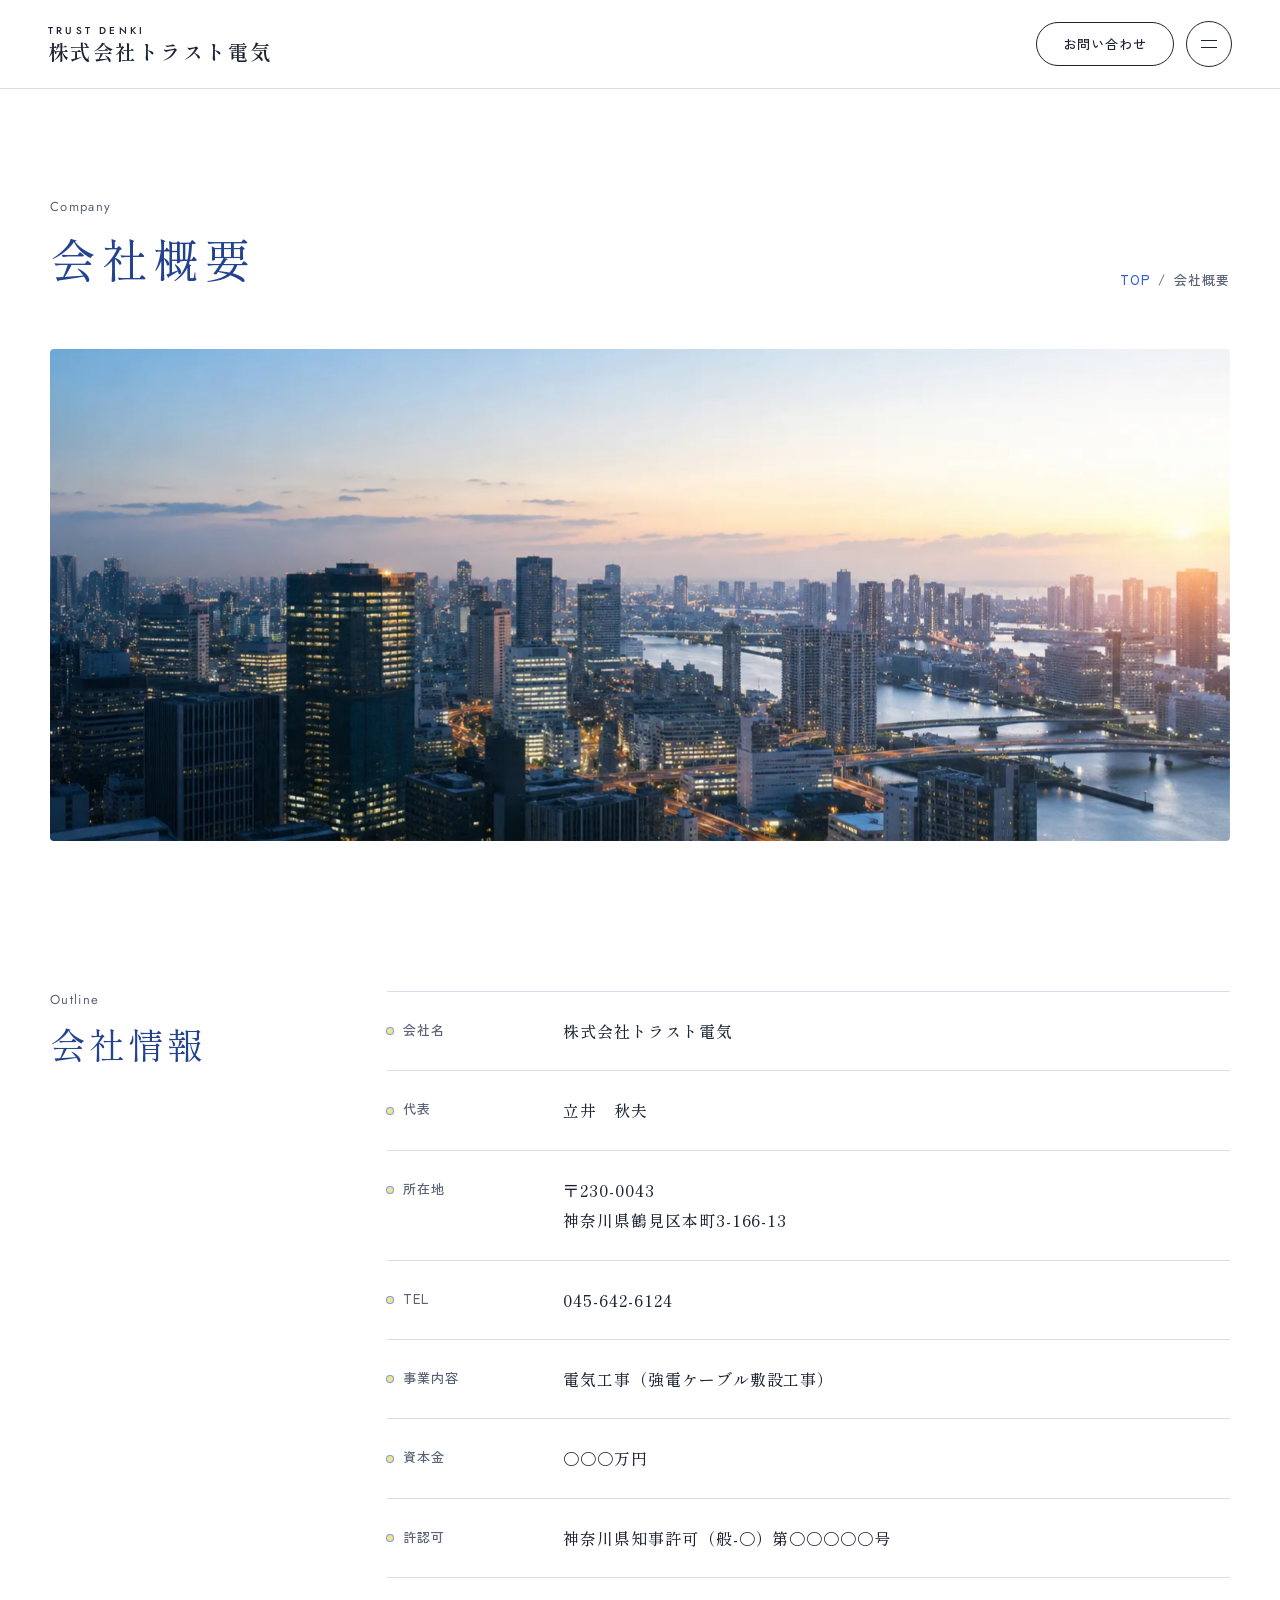
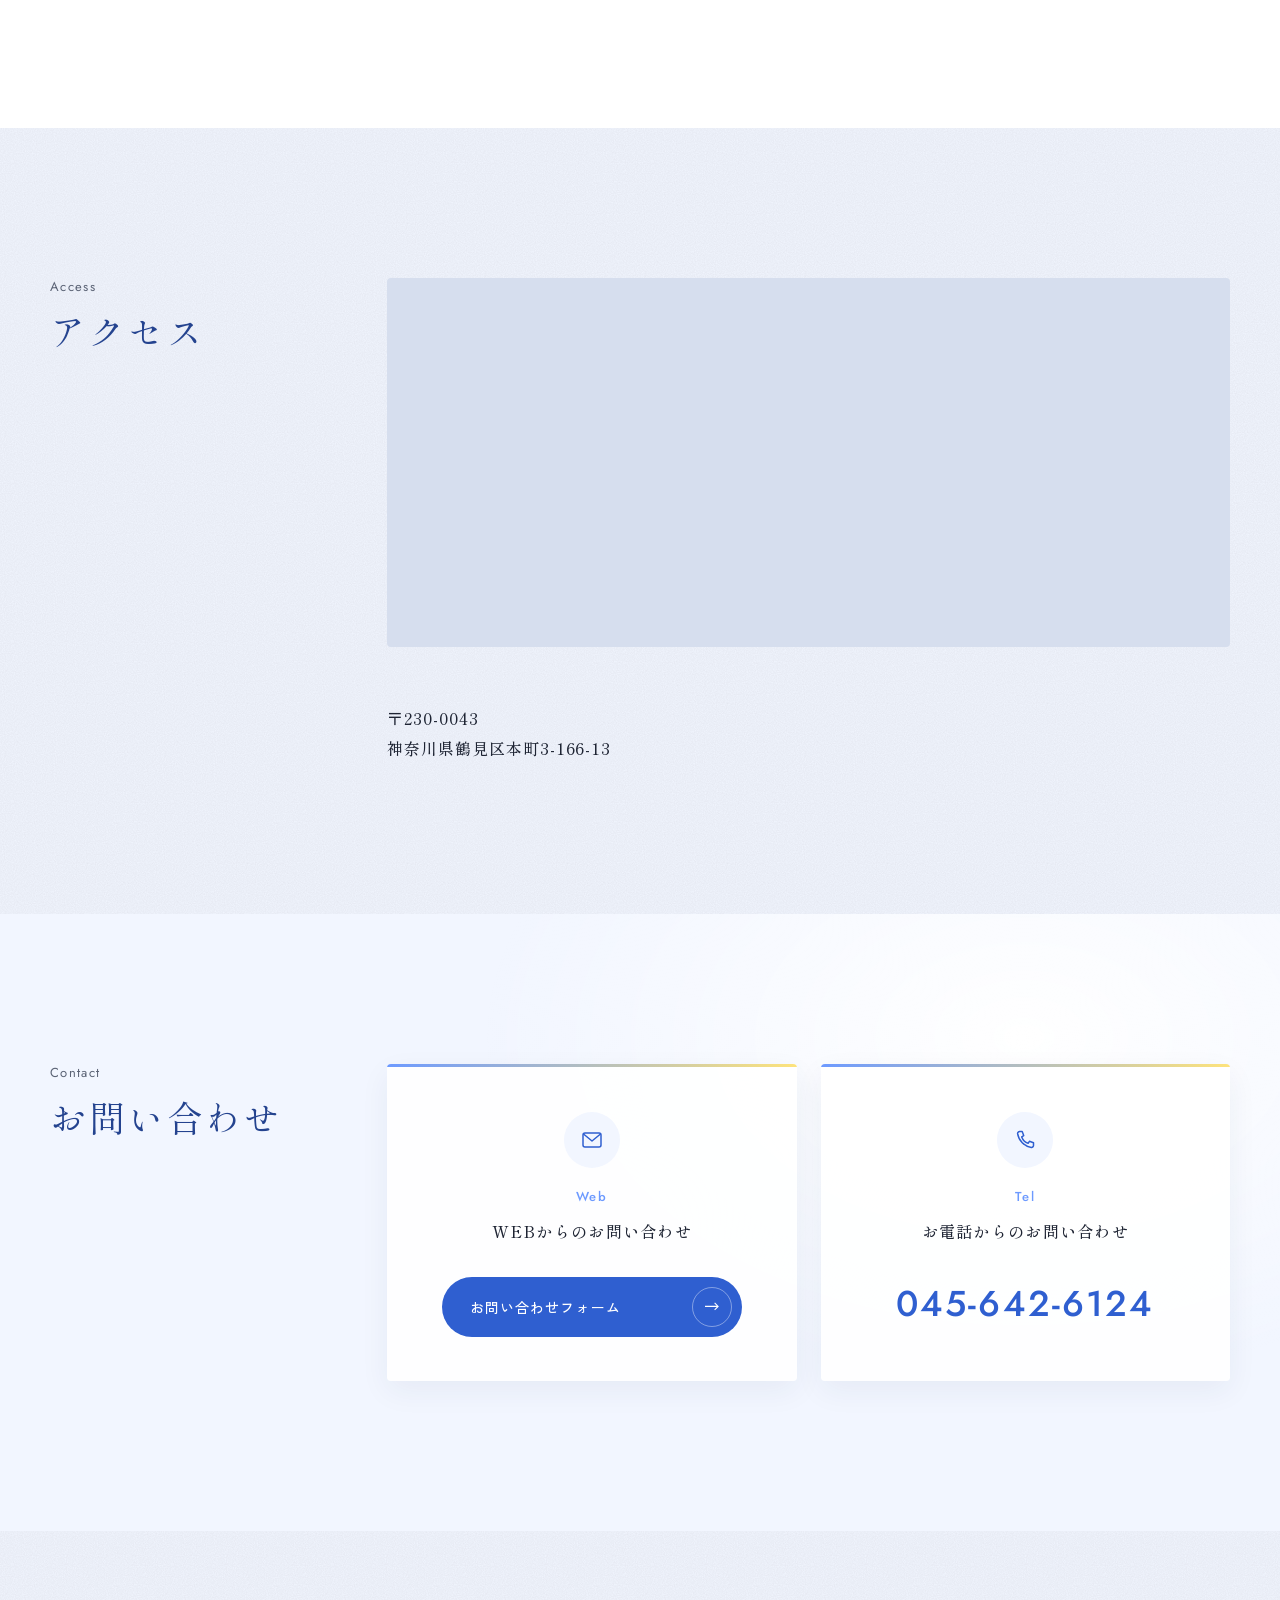
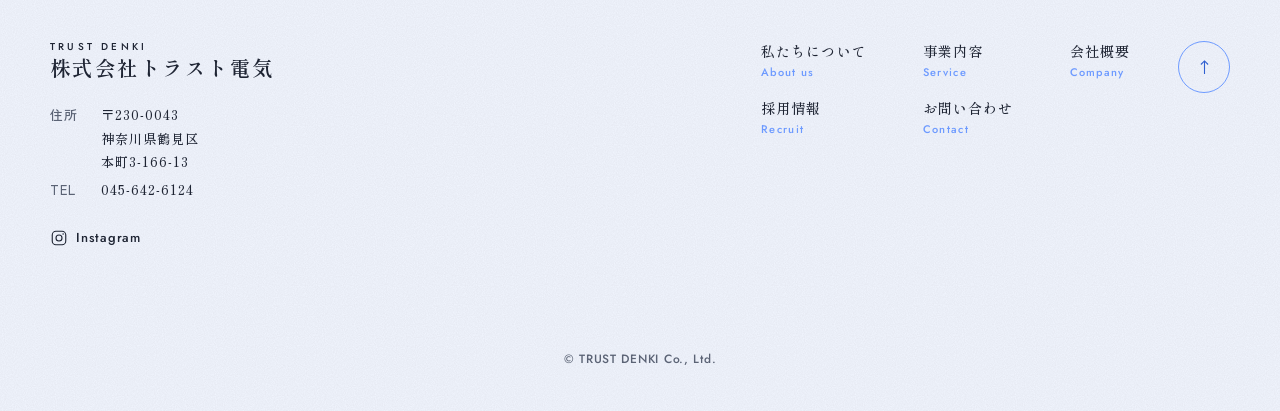
<file: company/index.html>
<!doctype html>
<html lang="ja">
<head>
<meta charset="utf-8">
<meta name="viewport" content="width=device-width, initial-scale=1">
<meta name="robots" content="noindex, nofollow">
<title>会社概要｜株式会社トラスト電気</title>
<meta name="description" content="株式会社トラスト電気の会社概要とアクセスをご案内いたします。">
<meta property="og:type" content="article">
<meta property="og:site_name" content="株式会社トラスト電気">
<meta property="og:title" content="会社概要｜株式会社トラスト電気">
<meta property="og:description" content="株式会社トラスト電気の会社概要とアクセスをご案内いたします。">
<meta property="og:url" content="https://v3.trust-hp-5m3.pages.dev/company/">
<meta property="og:image" content="https://v3.trust-hp-5m3.pages.dev/assets/ogp.jpg?v=20261030e">
<meta property="og:image:width" content="1200">
<meta property="og:image:height" content="630">
<meta name="twitter:card" content="summary_large_image">
<meta name="twitter:image" content="https://v3.trust-hp-5m3.pages.dev/assets/ogp.jpg?v=20261030e">
<link rel="preconnect" href="https://fonts.googleapis.com">
<link rel="preconnect" href="https://fonts.gstatic.com" crossorigin>
<link href="https://fonts.googleapis.com/css2?family=Jost:wght@400;500&family=Shippori+Mincho:wght@400;500;600&family=Zen+Kaku+Gothic+New:wght@400;500&display=swap" rel="stylesheet">
<link rel="stylesheet" href="../tokens.css?v=20261030e">
<link rel="stylesheet" href="../base.css?v=20261030e">
<link rel="stylesheet" href="../style.css?v=20261030e">
</head>
<body class="is-sub is-sub--company">

<header class="header">
  <a class="logo" href="../" aria-label="株式会社トラスト電気 トップへ">
    <span class="logo__en" aria-hidden="true">TRUST DENKI</span>
    <span class="logo__ja">株式会社トラスト電気</span>
  </a>
  <div class="header__acts">
    <a class="pill" href="../contact/">お問い合わせ</a>
    <button class="menu-btn" type="button" aria-expanded="false" aria-controls="drawer" aria-label="メニューを開く"><span></span><span></span></button>
  </div>
</header>

<div class="drawer" id="drawer">
  <ul class="drawer__list">
    <li style="--i:0"><a href="../about/"><span class="drawer__ja">私たちについて</span><span class="drawer__en" aria-hidden="true">About us</span></a></li>
    <li style="--i:1"><a href="../service/"><span class="drawer__ja">事業内容</span><span class="drawer__en" aria-hidden="true">Work</span></a></li>
    <li style="--i:2"><a href="../company/"><span class="drawer__ja">会社概要</span><span class="drawer__en" aria-hidden="true">Company</span></a></li>
    <li style="--i:3"><a href="https://trust-denki-ltd.com/recruit"><span class="drawer__ja">採用情報</span><span class="drawer__en" aria-hidden="true">Recruit</span></a></li>
    <li style="--i:4"><a href="../contact/"><span class="drawer__ja">お問い合わせ</span><span class="drawer__en" aria-hidden="true">Contact</span></a></li>
  </ul>
  <a class="drawer__tel" href="tel:0456426124" style="--i:5"><span class="drawer__tel-label">お電話でのお問い合わせ</span><span class="drawer__tel-num">045-642-6124</span></a>
</div>

<main>

    <section class="phead" aria-labelledby="phead-ttl">
    <div class="wrap">
      <div class="phead__in">
        <div class="ttl phead__ttl">
          <p class="ttl__en" aria-hidden="true">Company</p>
          <h1 class="ttl__ja" id="phead-ttl">会社概要</h1>
        </div>
        <p class="crumb"><a href="../">TOP</a><span aria-hidden="true">/</span>会社概要</p>
      </div>
    <figure class="phead__ph"><img src="../assets/fv_03.webp?v=20261030e" alt="" width="1536" height="1024" fetchpriority="high"></figure>
    </div>
  </section>

    <section class="outline sec" aria-labelledby="outline-ttl">
    <div class="wrap outline__in">
      <div class="ttl rv">
        <p class="ttl__en" aria-hidden="true">Outline</p>
        <h2 class="ttl__ja" id="outline-ttl">会社情報</h2>
      </div>
      <dl class="info rv">
        <div class="info__row"><dt>会社名</dt><dd>株式会社トラスト電気</dd></div>
        <div class="info__row"><dt>代表</dt><dd>立井　秋夫</dd></div>
        <div class="info__row"><dt>所在地</dt><dd><span class="nb">〒230-0043</span><br><span class="nb">神奈川県鶴見区</span><wbr><span class="nb">本町3-166-13</span></dd></div>
        <div class="info__row"><dt>TEL</dt><dd><a class="nb" href="tel:0456426124">045-642-6124</a></dd></div>
        <div class="info__row"><dt>事業内容</dt><dd>電気工事<wbr>（強電ケーブル敷設工事）</dd></div>
        <div class="info__row"><dt>資本金</dt><dd data-todo="資本金は仮（シートはダミーテキスト）">〇〇〇万円</dd></div>
        <div class="info__row"><dt>許認可</dt><dd data-todo="許認可は仮（シートはダミーテキスト）"><span class="nb">神奈川県知事許可</span><wbr><span class="nb">（般-〇）第〇〇〇〇〇号</span></dd></div>
      </dl>
    </div>
  </section>

    <section class="access sec paper" aria-labelledby="access-ttl">
    <div class="wrap access__in">
      <div class="ttl rv">
        <p class="ttl__en" aria-hidden="true">Access</p>
        <h2 class="ttl__ja" id="access-ttl">アクセス</h2>
      </div>
      <div class="access__map rv"><iframe src="https://www.google.com/maps/embed?origin=mfe&amp;pb=!1m3!2m1!1z56We5aWI5bed55yM6ba06KaL5Yy65pys55S6My0xNjYtMTM!6i16" title="株式会社トラスト電気の地図" loading="lazy" referrerpolicy="no-referrer-when-downgrade"></iframe></div>
      <p class="access__addr rv"><span class="nb">〒230-0043</span><br><span class="nb">神奈川県鶴見区</span><wbr><span class="nb">本町3-166-13</span></p>
    </div>
  </section>

    <section class="contact sec" aria-labelledby="contact-ttl">
    <div class="wrap contact__in">
      <div class="ttl rv">
        <p class="ttl__en" aria-hidden="true">Contact</p>
        <h2 class="ttl__ja" id="contact-ttl">お問い合わせ</h2>
      </div>
      <div class="contact__boxes">
        <div class="box rv">
          <span class="box__icon" aria-hidden="true"><svg viewBox="0 0 24 24" fill="none" stroke="currentColor" stroke-width="1.5" stroke-linejoin="round"><rect x="3" y="5" width="18" height="14" rx="2"/><path d="m3.5 6 8.5 7 8.5-7"/></svg></span>
          <p class="box__en" aria-hidden="true">Web</p>
          <p class="box__label"><span class="nb">WEBからのお問い合わせ</span></p>
          <a class="cta" href="../contact/"><span>お問い合わせフォーム</span><span class="cta__arw" aria-hidden="true"><svg viewBox="0 0 16 10" fill="none" stroke="currentColor" stroke-width="1.2"><path d="M0 5h15M11 1l4 4-4 4"/></svg></span></a>
        </div>
        <div class="box rv">
          <span class="box__icon" aria-hidden="true"><svg viewBox="0 0 24 24" fill="none" stroke="currentColor" stroke-width="1.5" stroke-linejoin="round"><path d="M6.6 3.5h2.6l1.5 4.1-2 1.3a11 11 0 0 0 6.4 6.4l1.3-2 4.1 1.5v2.6a2 2 0 0 1-2.2 2A16.5 16.5 0 0 1 4.6 5.7a2 2 0 0 1 2-2.2Z"/></svg></span>
          <p class="box__en" aria-hidden="true">Tel</p>
          <p class="box__label"><span class="nb">お電話からのお問い合わせ</span></p>
          <a class="box__tel nb" href="tel:0456426124">045-642-6124</a>
        </div>
      </div>
    </div>
  </section>

</main>

<footer class="footer paper">
  <div class="wrap footer__in">
    <div class="footer__co">
      <a class="logo footer__logo" href="../" aria-label="株式会社トラスト電気 トップへ">
        <span class="logo__en" aria-hidden="true">TRUST DENKI</span>
        <span class="logo__ja">株式会社トラスト電気</span>
      </a>
      <dl class="footer__info">
        <div><dt>住所</dt><dd><span class="nb">〒230-0043</span><br><span class="nb">神奈川県鶴見区</span><wbr><span class="nb">本町3-166-13</span></dd></div>
        <div><dt>TEL</dt><dd><a class="nb" href="tel:0456426124">045-642-6124</a></dd></div>
      </dl>
      <a class="footer__sns" href="#" data-todo="Instagram の URL（シートに記載なし）" target="_blank" rel="noopener"><svg viewBox="0 0 24 24" fill="none" stroke="currentColor" stroke-width="1.5" aria-hidden="true"><rect x="3" y="3" width="18" height="18" rx="5"/><circle cx="12" cy="12" r="4"/><circle cx="17.5" cy="6.5" r="1" fill="currentColor" stroke="none"/></svg><span>Instagram</span></a>
    </div>
    <ul class="footer__nav">
      <li><a href="../about/"><span class="footer__ja">私たちについて</span><span class="footer__en" aria-hidden="true">About us</span></a></li>
      <li><a href="../service/"><span class="footer__ja">事業内容</span><span class="footer__en" aria-hidden="true">Service</span></a></li>
      <li><a href="../company/"><span class="footer__ja">会社概要</span><span class="footer__en" aria-hidden="true">Company</span></a></li>
      <li><a href="https://trust-denki-ltd.com/recruit"><span class="footer__ja">採用情報</span><span class="footer__en" aria-hidden="true">Recruit</span></a></li>
      <li><a href="../contact/"><span class="footer__ja">お問い合わせ</span><span class="footer__en" aria-hidden="true">Contact</span></a></li>
    </ul>
    <a class="footer__top circle-btn" href="#" aria-label="ページの先頭へ"><svg viewBox="0 0 10 16" fill="none" stroke="currentColor" stroke-width="1.2" aria-hidden="true"><path d="M5 16V1M1 5l4-4 4 4"/></svg></a>
  </div>
  <p class="footer__copy" aria-hidden="true">© TRUST DENKI Co., Ltd.</p>
</footer>

<script src="../site.js?v=20261030e"></script>
</body>
</html>
</file>
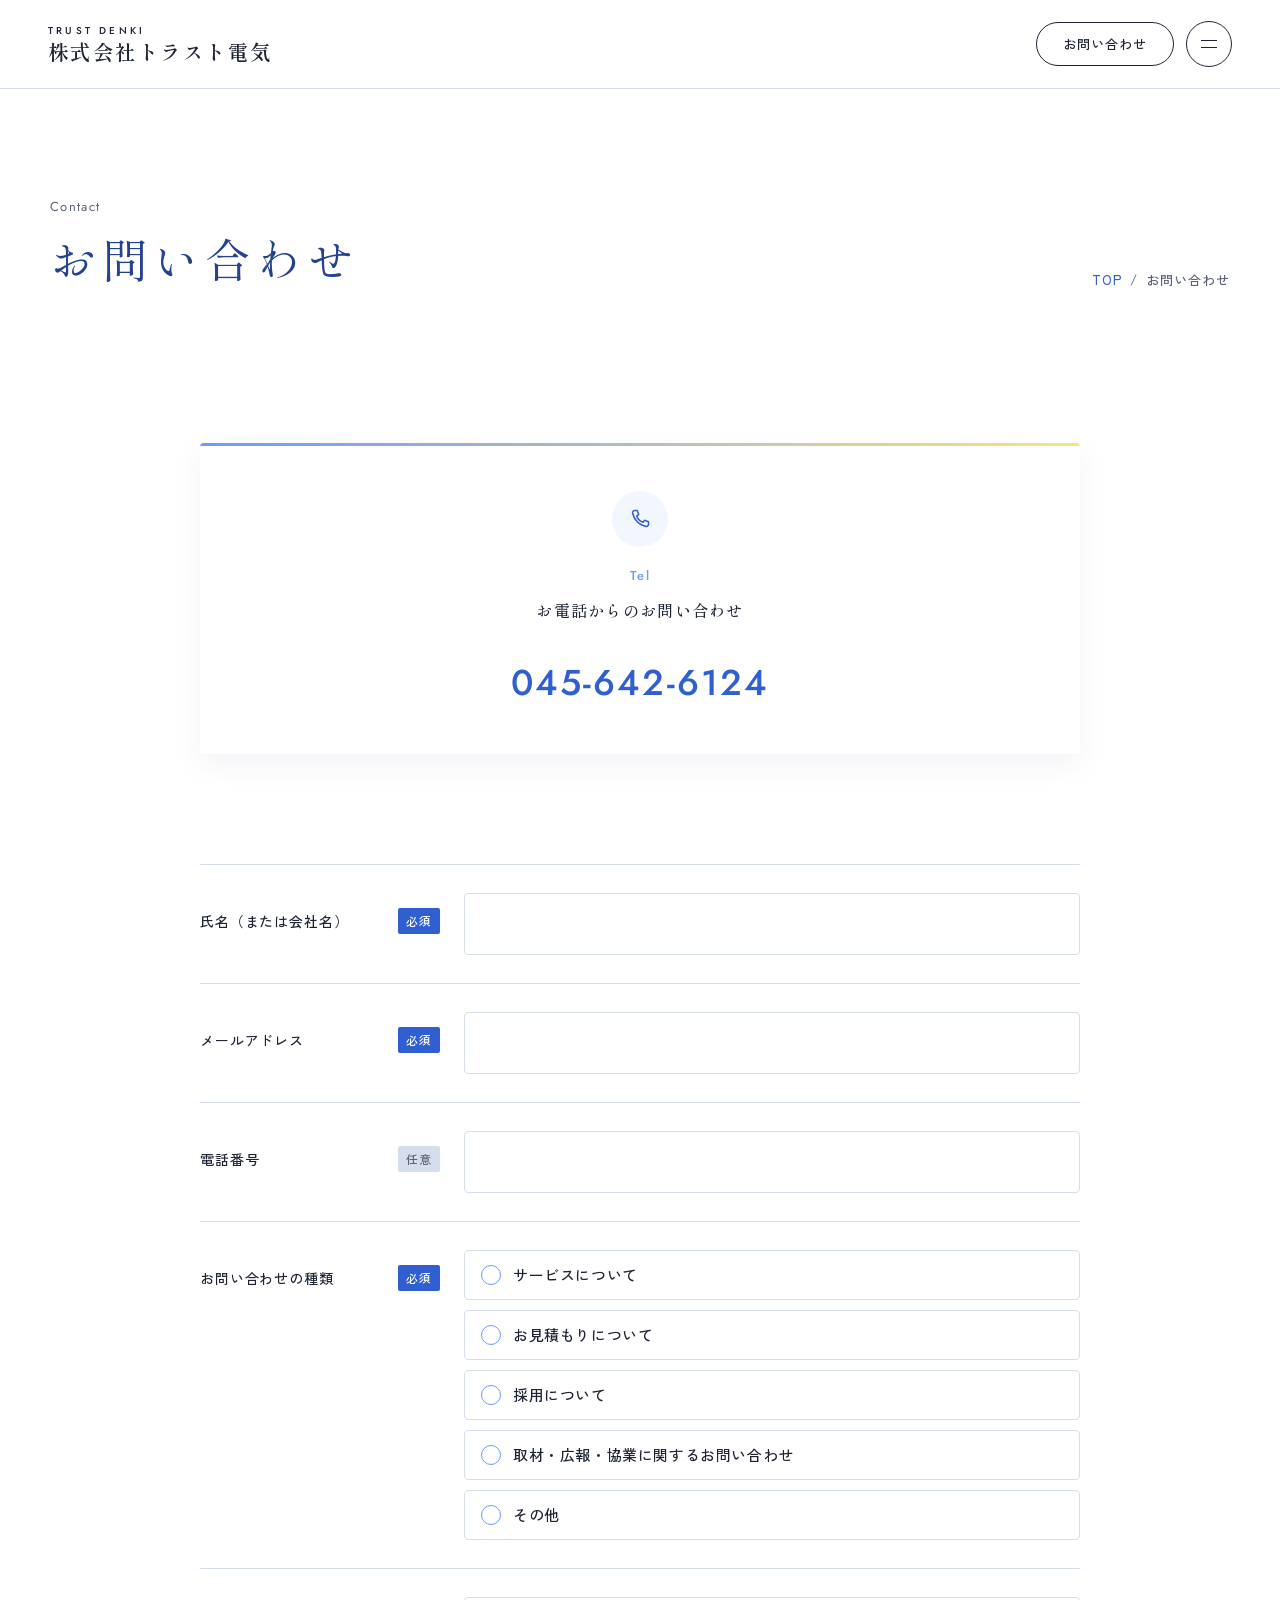
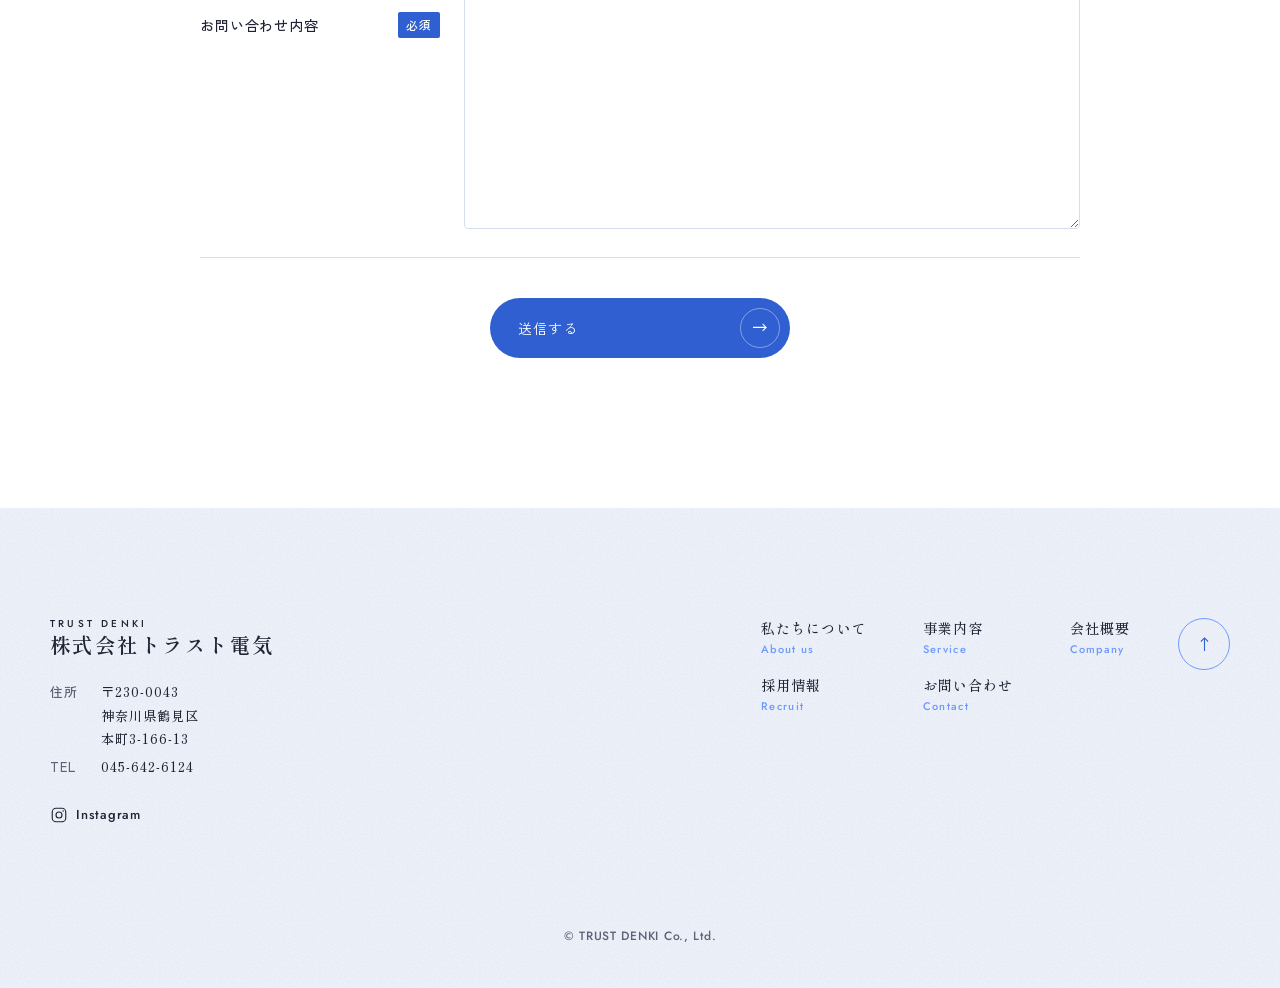
<file: contact/index.html>
<!doctype html>
<html lang="ja">
<head>
<meta charset="utf-8">
<meta name="viewport" content="width=device-width, initial-scale=1">
<meta name="robots" content="noindex, nofollow">
<title>お問い合わせ｜株式会社トラスト電気</title>
<meta name="description" content="株式会社トラスト電気へのお問い合わせはこちらから。お電話またはフォームで承ります。">
<meta property="og:type" content="article">
<meta property="og:site_name" content="株式会社トラスト電気">
<meta property="og:title" content="お問い合わせ｜株式会社トラスト電気">
<meta property="og:description" content="株式会社トラスト電気へのお問い合わせはこちらから。お電話またはフォームで承ります。">
<meta property="og:url" content="https://v3.trust-hp-5m3.pages.dev/contact/">
<meta property="og:image" content="https://v3.trust-hp-5m3.pages.dev/assets/ogp.jpg?v=20261030e">
<meta property="og:image:width" content="1200">
<meta property="og:image:height" content="630">
<meta name="twitter:card" content="summary_large_image">
<meta name="twitter:image" content="https://v3.trust-hp-5m3.pages.dev/assets/ogp.jpg?v=20261030e">
<link rel="preconnect" href="https://fonts.googleapis.com">
<link rel="preconnect" href="https://fonts.gstatic.com" crossorigin>
<link href="https://fonts.googleapis.com/css2?family=Jost:wght@400;500&family=Shippori+Mincho:wght@400;500;600&family=Zen+Kaku+Gothic+New:wght@400;500&display=swap" rel="stylesheet">
<link rel="stylesheet" href="../tokens.css?v=20261030e">
<link rel="stylesheet" href="../base.css?v=20261030e">
<link rel="stylesheet" href="../style.css?v=20261030e">
</head>
<body class="is-sub is-sub--contact">

<header class="header">
  <a class="logo" href="../" aria-label="株式会社トラスト電気 トップへ">
    <span class="logo__en" aria-hidden="true">TRUST DENKI</span>
    <span class="logo__ja">株式会社トラスト電気</span>
  </a>
  <div class="header__acts">
    <a class="pill" href="../contact/">お問い合わせ</a>
    <button class="menu-btn" type="button" aria-expanded="false" aria-controls="drawer" aria-label="メニューを開く"><span></span><span></span></button>
  </div>
</header>

<div class="drawer" id="drawer">
  <ul class="drawer__list">
    <li style="--i:0"><a href="../about/"><span class="drawer__ja">私たちについて</span><span class="drawer__en" aria-hidden="true">About us</span></a></li>
    <li style="--i:1"><a href="../service/"><span class="drawer__ja">事業内容</span><span class="drawer__en" aria-hidden="true">Work</span></a></li>
    <li style="--i:2"><a href="../company/"><span class="drawer__ja">会社概要</span><span class="drawer__en" aria-hidden="true">Company</span></a></li>
    <li style="--i:3"><a href="https://trust-denki-ltd.com/recruit"><span class="drawer__ja">採用情報</span><span class="drawer__en" aria-hidden="true">Recruit</span></a></li>
    <li style="--i:4"><a href="../contact/"><span class="drawer__ja">お問い合わせ</span><span class="drawer__en" aria-hidden="true">Contact</span></a></li>
  </ul>
  <a class="drawer__tel" href="tel:0456426124" style="--i:5"><span class="drawer__tel-label">お電話でのお問い合わせ</span><span class="drawer__tel-num">045-642-6124</span></a>
</div>

<main>

    <section class="phead" aria-labelledby="phead-ttl">
    <div class="wrap">
      <div class="phead__in">
        <div class="ttl phead__ttl">
          <p class="ttl__en" aria-hidden="true">Contact</p>
          <h1 class="ttl__ja" id="phead-ttl">お問い合わせ</h1>
        </div>
        <p class="crumb"><a href="../">TOP</a><span aria-hidden="true">/</span>お問い合わせ</p>
      </div>
    </div>
  </section>

    <section class="inquiry sec" aria-label="お問い合わせの方法">
    <div class="wrap inquiry__in">
      <div class="box inquiry__tel rv">
        <span class="box__icon" aria-hidden="true"><svg viewBox="0 0 24 24" fill="none" stroke="currentColor" stroke-width="1.5" stroke-linejoin="round"><path d="M6.6 3.5h2.6l1.5 4.1-2 1.3a11 11 0 0 0 6.4 6.4l1.3-2 4.1 1.5v2.6a2 2 0 0 1-2.2 2A16.5 16.5 0 0 1 4.6 5.7a2 2 0 0 1 2-2.2Z"/></svg></span>
        <p class="box__en" aria-hidden="true">Tel</p>
        <p class="box__label"><span class="nb">お電話からのお問い合わせ</span></p>
        <a class="box__tel nb" href="tel:0456426124">045-642-6124</a>
      </div>
      <form class="form rv" action="#" method="post" data-todo="送信先は WP 化のとき（Contact Form 7）">
        <div class="form__row">
          <label class="form__label" for="f-name">氏名（または会社名）<span class="form__req">必須</span></label>
          <input class="form__input" id="f-name" name="your-name" type="text" autocomplete="name" required>
        </div>
        <div class="form__row">
          <label class="form__label" for="f-mail">メールアドレス<span class="form__req">必須</span></label>
          <input class="form__input" id="f-mail" name="your-email" type="email" autocomplete="email" required>
        </div>
        <div class="form__row">
          <label class="form__label" for="f-tel">電話番号<span class="form__req form__req--opt">任意</span></label>
          <input class="form__input" id="f-tel" name="your-tel" type="tel" autocomplete="tel">
        </div>
        <div class="form__row" role="radiogroup" aria-labelledby="f-type">
          <p class="form__label" id="f-type">お問い合わせの種類<span class="form__req">必須</span></p>
          <div class="form__radios">
            <label class="form__radio"><input type="radio" name="your-type" value="サービスについて" required><span>サービスについて</span></label>
            <label class="form__radio"><input type="radio" name="your-type" value="お見積もりについて"><span>お見積もりについて</span></label>
            <label class="form__radio"><input type="radio" name="your-type" value="採用について"><span>採用について</span></label>
            <label class="form__radio"><input type="radio" name="your-type" value="取材・広報・協業に関するお問い合わせ"><span>取材・広報・協業に関する<wbr>お問い合わせ</span></label>
            <label class="form__radio"><input type="radio" name="your-type" value="その他"><span>その他</span></label>
          </div>
        </div>
        <div class="form__row">
          <label class="form__label" for="f-msg">お問い合わせ内容<span class="form__req">必須</span></label>
          <textarea class="form__input form__input--area" id="f-msg" name="your-message" rows="7" required></textarea>
        </div>
        <div class="form__foot">
          <button class="cta" type="submit"><span>送信する</span><span class="cta__arw" aria-hidden="true"><svg viewBox="0 0 16 10" fill="none" stroke="currentColor" stroke-width="1.2"><path d="M0 5h15M11 1l4 4-4 4"/></svg></span></button>
        </div>
      </form>
    </div>
  </section>

</main>

<footer class="footer paper">
  <div class="wrap footer__in">
    <div class="footer__co">
      <a class="logo footer__logo" href="../" aria-label="株式会社トラスト電気 トップへ">
        <span class="logo__en" aria-hidden="true">TRUST DENKI</span>
        <span class="logo__ja">株式会社トラスト電気</span>
      </a>
      <dl class="footer__info">
        <div><dt>住所</dt><dd><span class="nb">〒230-0043</span><br><span class="nb">神奈川県鶴見区</span><wbr><span class="nb">本町3-166-13</span></dd></div>
        <div><dt>TEL</dt><dd><a class="nb" href="tel:0456426124">045-642-6124</a></dd></div>
      </dl>
      <a class="footer__sns" href="#" data-todo="Instagram の URL（シートに記載なし）" target="_blank" rel="noopener"><svg viewBox="0 0 24 24" fill="none" stroke="currentColor" stroke-width="1.5" aria-hidden="true"><rect x="3" y="3" width="18" height="18" rx="5"/><circle cx="12" cy="12" r="4"/><circle cx="17.5" cy="6.5" r="1" fill="currentColor" stroke="none"/></svg><span>Instagram</span></a>
    </div>
    <ul class="footer__nav">
      <li><a href="../about/"><span class="footer__ja">私たちについて</span><span class="footer__en" aria-hidden="true">About us</span></a></li>
      <li><a href="../service/"><span class="footer__ja">事業内容</span><span class="footer__en" aria-hidden="true">Service</span></a></li>
      <li><a href="../company/"><span class="footer__ja">会社概要</span><span class="footer__en" aria-hidden="true">Company</span></a></li>
      <li><a href="https://trust-denki-ltd.com/recruit"><span class="footer__ja">採用情報</span><span class="footer__en" aria-hidden="true">Recruit</span></a></li>
      <li><a href="../contact/"><span class="footer__ja">お問い合わせ</span><span class="footer__en" aria-hidden="true">Contact</span></a></li>
    </ul>
    <a class="footer__top circle-btn" href="#" aria-label="ページの先頭へ"><svg viewBox="0 0 10 16" fill="none" stroke="currentColor" stroke-width="1.2" aria-hidden="true"><path d="M5 16V1M1 5l4-4 4 4"/></svg></a>
  </div>
  <p class="footer__copy" aria-hidden="true">© TRUST DENKI Co., Ltd.</p>
</footer>

<script src="../site.js?v=20261030e"></script>
</body>
</html>
</file>
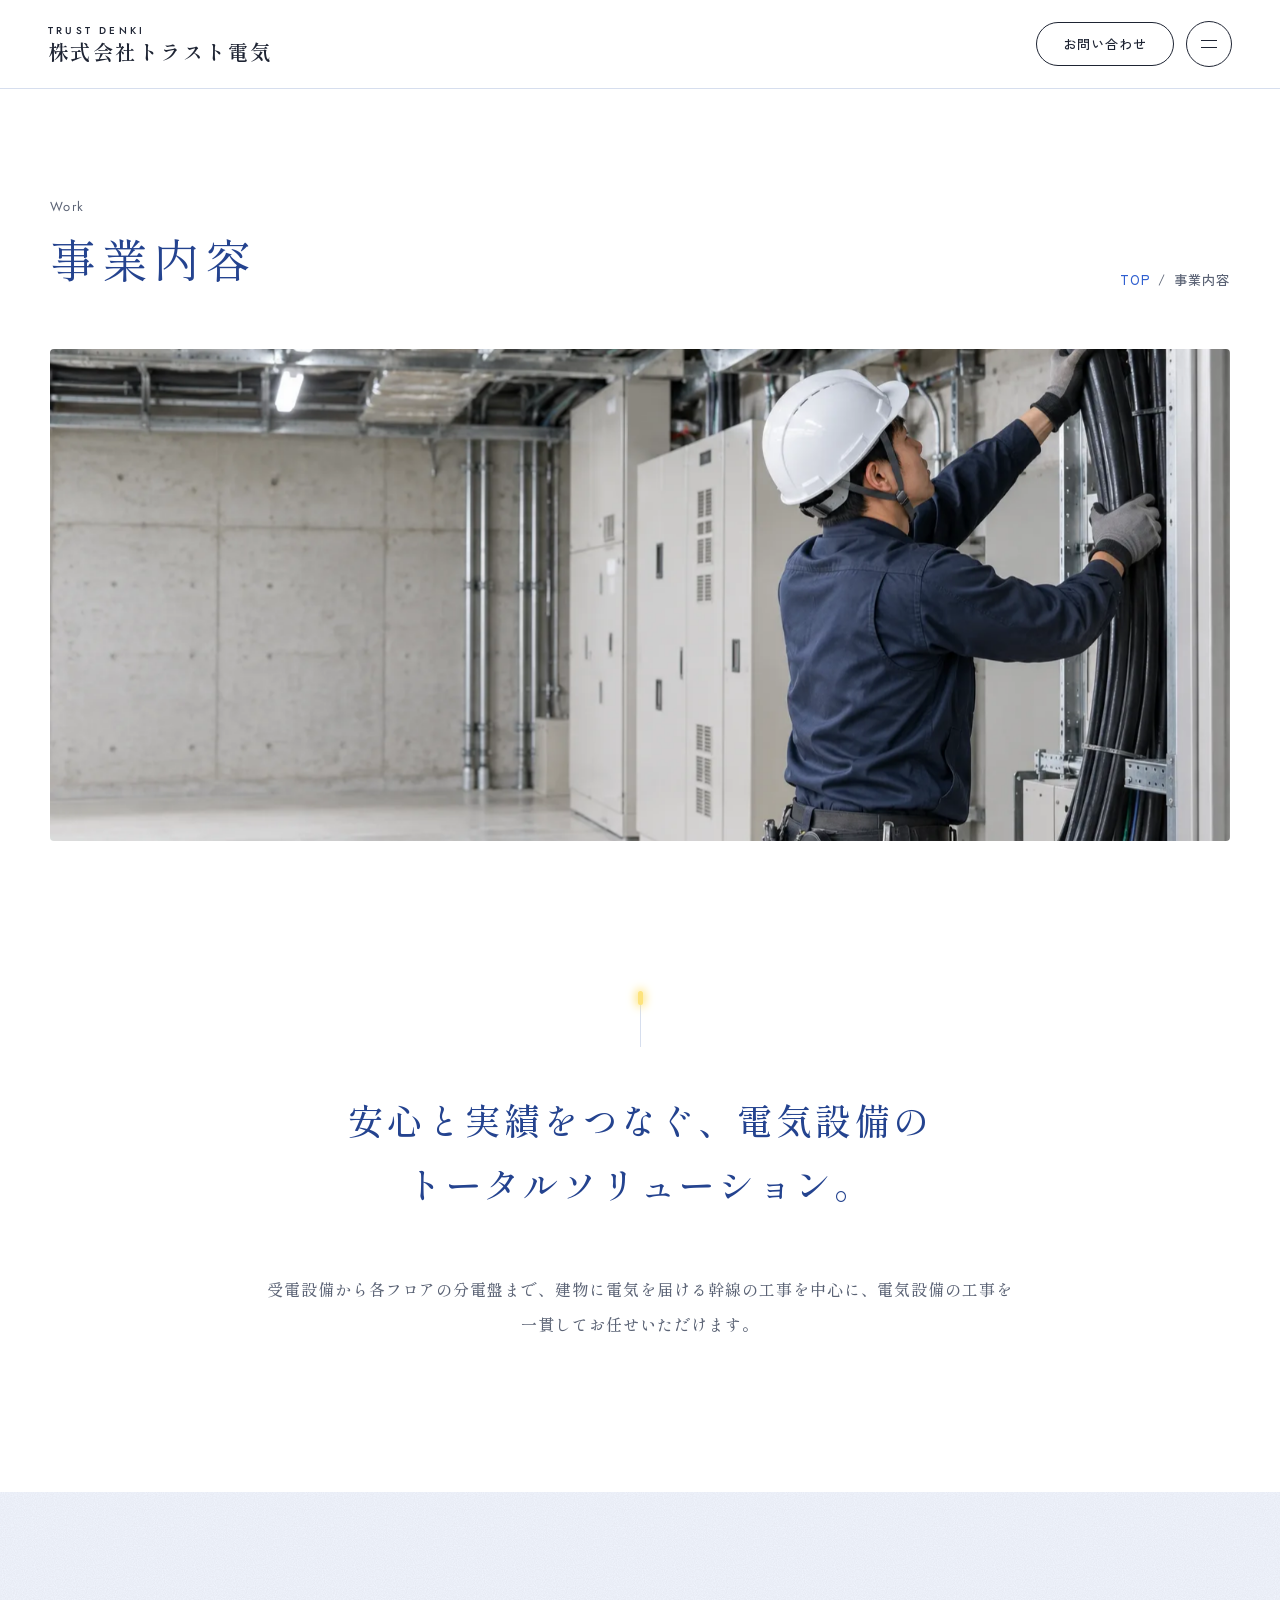
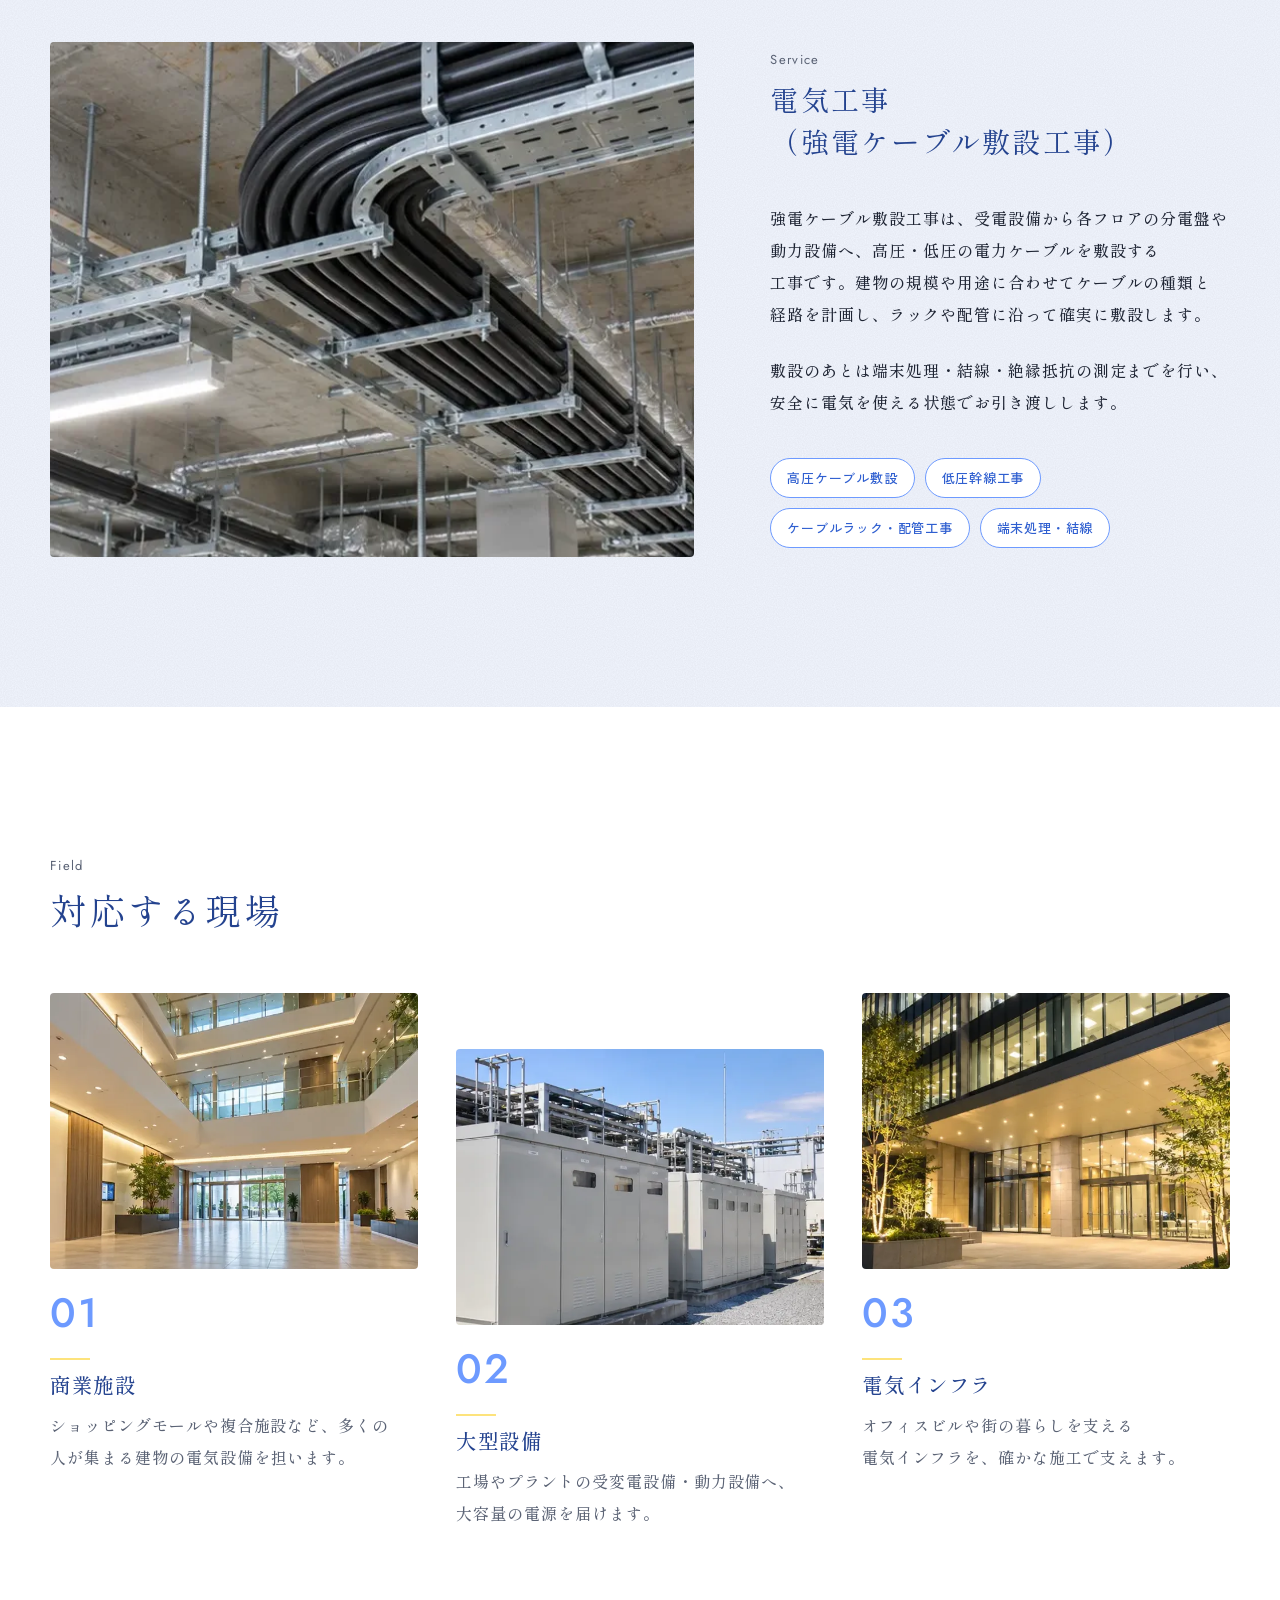
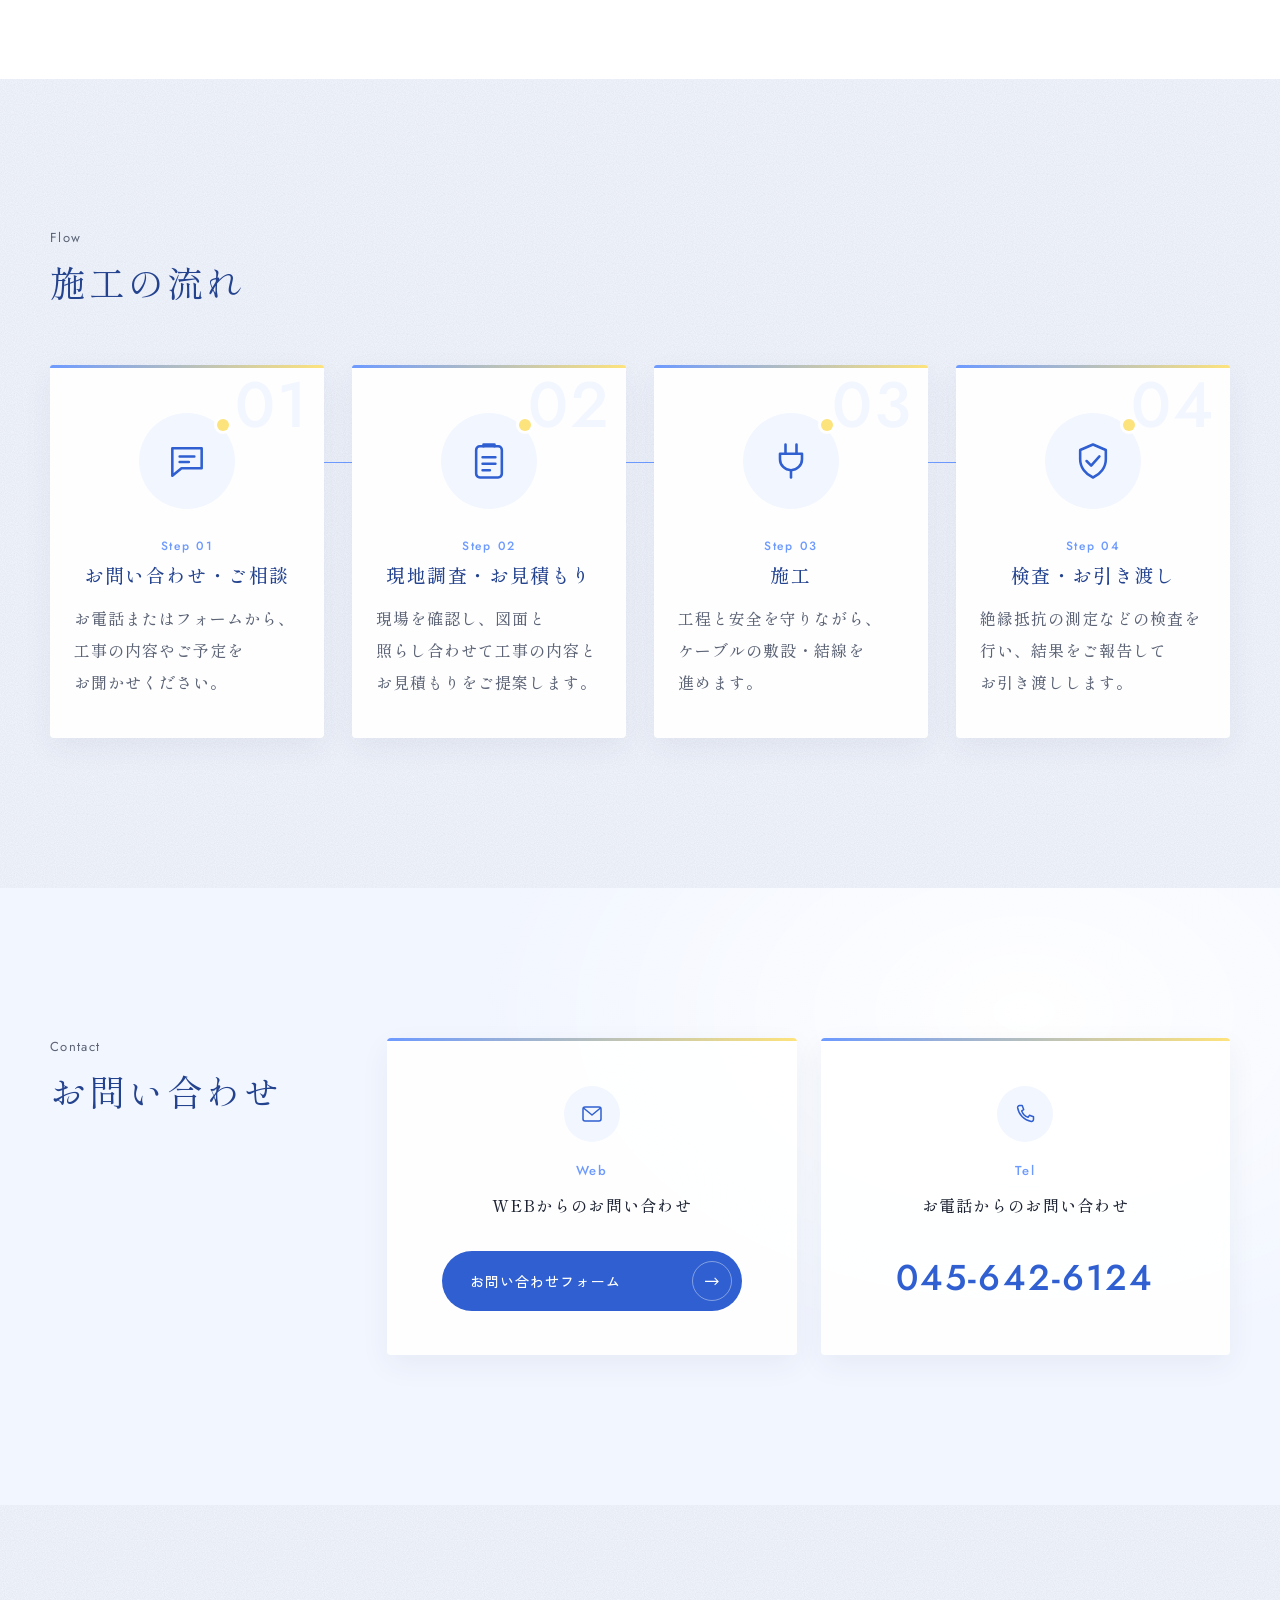
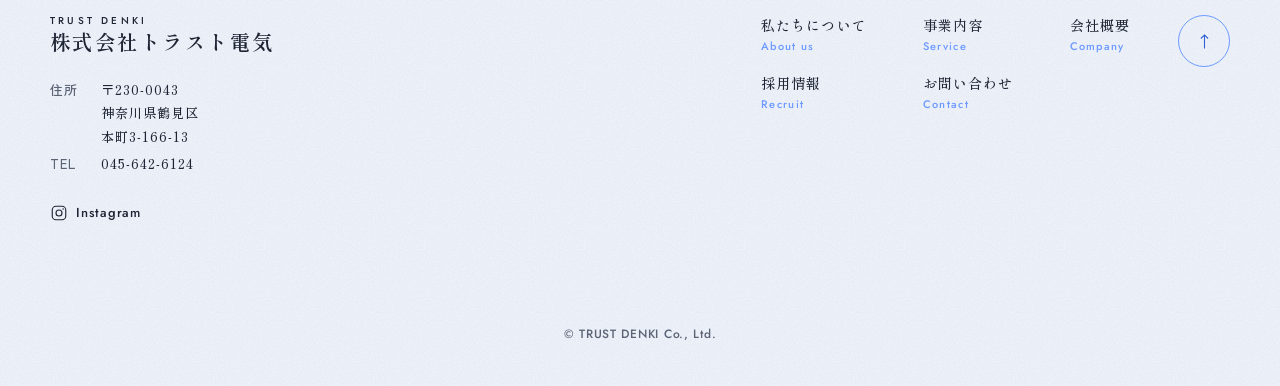
<file: service/index.html>
<!doctype html>
<html lang="ja">
<head>
<meta charset="utf-8">
<meta name="viewport" content="width=device-width, initial-scale=1">
<meta name="robots" content="noindex, nofollow">
<title>事業内容｜株式会社トラスト電気</title>
<meta name="description" content="安心と実績をつなぐ、電気設備のトータルソリューション。強電ケーブル敷設工事をご紹介します。">
<meta property="og:type" content="article">
<meta property="og:site_name" content="株式会社トラスト電気">
<meta property="og:title" content="事業内容｜株式会社トラスト電気">
<meta property="og:description" content="安心と実績をつなぐ、電気設備のトータルソリューション。強電ケーブル敷設工事をご紹介します。">
<meta property="og:url" content="https://v3.trust-hp-5m3.pages.dev/service/">
<meta property="og:image" content="https://v3.trust-hp-5m3.pages.dev/assets/ogp.jpg?v=20261030e">
<meta property="og:image:width" content="1200">
<meta property="og:image:height" content="630">
<meta name="twitter:card" content="summary_large_image">
<meta name="twitter:image" content="https://v3.trust-hp-5m3.pages.dev/assets/ogp.jpg?v=20261030e">
<link rel="preconnect" href="https://fonts.googleapis.com">
<link rel="preconnect" href="https://fonts.gstatic.com" crossorigin>
<link href="https://fonts.googleapis.com/css2?family=Jost:wght@400;500&family=Shippori+Mincho:wght@400;500;600&family=Zen+Kaku+Gothic+New:wght@400;500&display=swap" rel="stylesheet">
<link rel="stylesheet" href="../tokens.css?v=20261030e">
<link rel="stylesheet" href="../base.css?v=20261030e">
<link rel="stylesheet" href="../style.css?v=20261030e">
</head>
<body class="is-sub is-sub--service">

<header class="header">
  <a class="logo" href="../" aria-label="株式会社トラスト電気 トップへ">
    <span class="logo__en" aria-hidden="true">TRUST DENKI</span>
    <span class="logo__ja">株式会社トラスト電気</span>
  </a>
  <div class="header__acts">
    <a class="pill" href="../contact/">お問い合わせ</a>
    <button class="menu-btn" type="button" aria-expanded="false" aria-controls="drawer" aria-label="メニューを開く"><span></span><span></span></button>
  </div>
</header>

<div class="drawer" id="drawer">
  <ul class="drawer__list">
    <li style="--i:0"><a href="../about/"><span class="drawer__ja">私たちについて</span><span class="drawer__en" aria-hidden="true">About us</span></a></li>
    <li style="--i:1"><a href="../service/"><span class="drawer__ja">事業内容</span><span class="drawer__en" aria-hidden="true">Work</span></a></li>
    <li style="--i:2"><a href="../company/"><span class="drawer__ja">会社概要</span><span class="drawer__en" aria-hidden="true">Company</span></a></li>
    <li style="--i:3"><a href="https://trust-denki-ltd.com/recruit"><span class="drawer__ja">採用情報</span><span class="drawer__en" aria-hidden="true">Recruit</span></a></li>
    <li style="--i:4"><a href="../contact/"><span class="drawer__ja">お問い合わせ</span><span class="drawer__en" aria-hidden="true">Contact</span></a></li>
  </ul>
  <a class="drawer__tel" href="tel:0456426124" style="--i:5"><span class="drawer__tel-label">お電話でのお問い合わせ</span><span class="drawer__tel-num">045-642-6124</span></a>
</div>

<main>

    <section class="phead" aria-labelledby="phead-ttl">
    <div class="wrap">
      <div class="phead__in">
        <div class="ttl phead__ttl">
          <p class="ttl__en" aria-hidden="true">Work</p>
          <h1 class="ttl__ja" id="phead-ttl">事業内容</h1>
        </div>
        <p class="crumb"><a href="../">TOP</a><span aria-hidden="true">/</span>事業内容</p>
      </div>
    <figure class="phead__ph"><img src="../assets/fv.webp?v=20261030e" alt="" width="1536" height="1024" fetchpriority="high"></figure>
    </div>
  </section>

    <section class="intro sec">
    <div class="wrap intro__in">
      <span class="intro__line rv" aria-hidden="true"></span>
      <h2 class="intro__ttl rv">安心と<wbr>実績をつなぐ、<wbr>電気設備の<wbr>トータルソリューション。</h2>
      <p class="intro__txt rv" data-todo="説明文は仮（シートに無し）">受電設備から<wbr>各フロアの<wbr>分電盤まで、<wbr>建物に<wbr>電気を<wbr>届ける<wbr>幹線の<wbr>工事を<wbr>中心に、<wbr>電気設備の<wbr>工事を<wbr>一貫してお任せいただけます。</p>
    </div>
  </section>

    <section class="svc sec paper" aria-labelledby="svc-ttl">
    <div class="wrap svc__in">
      <figure class="svc__ph rv"><img src="../assets/about_cable.webp?v=20261030e" alt="" width="640" height="640" loading="lazy"></figure>
      <div class="svc__body">
        <div class="ttl rv">
          <p class="ttl__en" aria-hidden="true">Service</p>
          <h2 class="ttl__ja svc__ttl" id="svc-ttl"><span class="nb">電気工事</span><wbr><span class="nb">（強電ケーブル敷設工事）</span></h2>
        </div>
        <div class="txt rv" data-todo="本文は仮（シートはダミーテキスト）">
          <p>強電ケーブル敷設工事は、<wbr>受電設備から<wbr>各フロアの<wbr>分電盤や<wbr>動力設備へ、<wbr>高圧・低圧の<wbr>電力ケーブルを<wbr>敷設する<wbr>工事です。<wbr>建物の<wbr>規模や<wbr>用途に<wbr>合わせて<wbr>ケーブルの<wbr>種類と<wbr>経路を<wbr>計画し、<wbr>ラックや<wbr>配管に<wbr>沿って<wbr>確実に<wbr>敷設します。</p>
          <p>敷設のあとは<wbr>端末処理・結線・絶縁抵抗の<wbr>測定までを<wbr>行い、<wbr>安全に<wbr>電気を<wbr>使える<wbr>状態で<wbr>お引き渡しします。</p>
        </div>
        <ul class="tags rv" data-todo="工事の札は仮"><li>高圧ケーブル敷設</li><li>低圧幹線工事</li><li>ケーブルラック・配管工事</li><li>端末処理・結線</li></ul>
      </div>
    </div>
  </section>

    <section class="field sec" aria-labelledby="field-ttl">
    <div class="wrap">
      <div class="ttl rv">
        <p class="ttl__en" aria-hidden="true">Field</p>
        <h2 class="ttl__ja" id="field-ttl">対応する<wbr>現場</h2>
      </div>
      <ol class="cards" data-todo="現場の題と本文は仮">
        <li class="card rv">
          <figure class="card__ph"><img src="../assets/about_mall.webp?v=20261030e" alt="" width="640" height="640" loading="lazy"></figure>
          <p class="zrow__no card__no" aria-hidden="true">01</p>
          <h3 class="card__ttl">商業施設</h3>
          <p class="card__txt">ショッピングモールや<wbr>複合施設など、<wbr>多くの<wbr>人が<wbr>集まる<wbr>建物の<wbr>電気設備を<wbr>担います。</p>
        </li>
        <li class="card rv">
          <figure class="card__ph"><img src="../assets/work_plant.webp?v=20261030e" alt="" width="640" height="640" loading="lazy"></figure>
          <p class="zrow__no card__no" aria-hidden="true">02</p>
          <h3 class="card__ttl">大型設備</h3>
          <p class="card__txt">工場や<wbr>プラントの<wbr>受変電設備・動力設備へ、<wbr>大容量の<wbr>電源を<wbr>届けます。</p>
        </li>
        <li class="card rv">
          <figure class="card__ph"><img src="../assets/work_night.webp?v=20261030e" alt="" width="640" height="640" loading="lazy"></figure>
          <p class="zrow__no card__no" aria-hidden="true">03</p>
          <h3 class="card__ttl">電気インフラ</h3>
          <p class="card__txt">オフィスビルや<wbr>街の<wbr>暮らしを<wbr>支える<wbr>電気インフラを、<wbr>確かな<wbr>施工で<wbr>支えます。</p>
        </li>
      </ol>
    </div>
  </section>

    <section class="flow sec paper" aria-labelledby="flow-ttl">
    <div class="wrap">
      <div class="ttl rv">
        <p class="ttl__en" aria-hidden="true">Flow</p>
        <h2 class="ttl__ja" id="flow-ttl">施工の<wbr>流れ</h2>
      </div>
      <ol class="flow__list" data-todo="施工の流れは仮">
        <li class="flow__item rv"><p class="flow__no" aria-hidden="true">01</p><span class="flow__icon" aria-hidden="true"><svg viewBox="0 0 24 24" fill="none" stroke="currentColor" stroke-width="1.4" stroke-linejoin="round" stroke-linecap="round"><path d="M4 5h16v11H9l-5 4z"/><path d="M8 9.5h8M8 12.5h5"/></svg></span><p class="flow__step" aria-hidden="true">Step 01</p><h3 class="flow__ttl">お問い合わせ・ご相談</h3><p class="flow__txt">お電話または<wbr>フォームから、<wbr>工事の<wbr>内容やご予定を<wbr>お聞かせください。</p></li>
        <li class="flow__item rv"><p class="flow__no" aria-hidden="true">02</p><span class="flow__icon" aria-hidden="true"><svg viewBox="0 0 24 24" fill="none" stroke="currentColor" stroke-width="1.4" stroke-linejoin="round" stroke-linecap="round"><rect x="5" y="4" width="14" height="17" rx="2"/><path d="M9 4V3h6v1"/><path d="M8.5 10h7M8.5 13.5h7M8.5 17h4"/></svg></span><p class="flow__step" aria-hidden="true">Step 02</p><h3 class="flow__ttl">現地調査・お見積もり</h3><p class="flow__txt">現場を<wbr>確認し、<wbr>図面と<wbr>照らし合わせて<wbr>工事の<wbr>内容と<wbr>お見積もりを<wbr>ご提案します。</p></li>
        <li class="flow__item rv"><p class="flow__no" aria-hidden="true">03</p><span class="flow__icon" aria-hidden="true"><svg viewBox="0 0 24 24" fill="none" stroke="currentColor" stroke-width="1.4" stroke-linejoin="round" stroke-linecap="round"><path d="M9 3v5M15 3v5"/><path d="M6 8h12v3a6 6 0 0 1-12 0z"/><path d="M12 17v4"/></svg></span><p class="flow__step" aria-hidden="true">Step 03</p><h3 class="flow__ttl">施工</h3><p class="flow__txt">工程と<wbr>安全を<wbr>守りながら、<wbr>ケーブルの<wbr>敷設・結線を<wbr>進めます。</p></li>
        <li class="flow__item rv"><p class="flow__no" aria-hidden="true">04</p><span class="flow__icon" aria-hidden="true"><svg viewBox="0 0 24 24" fill="none" stroke="currentColor" stroke-width="1.4" stroke-linejoin="round" stroke-linecap="round"><path d="M12 3l7 3v5c0 4.5-3 8.2-7 10-4-1.8-7-5.5-7-10V6z"/><path d="m8.5 12 2.5 2.5 4.5-5"/></svg></span><p class="flow__step" aria-hidden="true">Step 04</p><h3 class="flow__ttl">検査・お引き渡し</h3><p class="flow__txt">絶縁抵抗の<wbr>測定などの<wbr>検査を<wbr>行い、<wbr>結果を<wbr>ご報告して<wbr>お引き渡しします。</p></li>
      </ol>
    </div>
  </section>

    <section class="contact sec" aria-labelledby="contact-ttl">
    <div class="wrap contact__in">
      <div class="ttl rv">
        <p class="ttl__en" aria-hidden="true">Contact</p>
        <h2 class="ttl__ja" id="contact-ttl">お問い合わせ</h2>
      </div>
      <div class="contact__boxes">
        <div class="box rv">
          <span class="box__icon" aria-hidden="true"><svg viewBox="0 0 24 24" fill="none" stroke="currentColor" stroke-width="1.5" stroke-linejoin="round"><rect x="3" y="5" width="18" height="14" rx="2"/><path d="m3.5 6 8.5 7 8.5-7"/></svg></span>
          <p class="box__en" aria-hidden="true">Web</p>
          <p class="box__label"><span class="nb">WEBからのお問い合わせ</span></p>
          <a class="cta" href="../contact/"><span>お問い合わせフォーム</span><span class="cta__arw" aria-hidden="true"><svg viewBox="0 0 16 10" fill="none" stroke="currentColor" stroke-width="1.2"><path d="M0 5h15M11 1l4 4-4 4"/></svg></span></a>
        </div>
        <div class="box rv">
          <span class="box__icon" aria-hidden="true"><svg viewBox="0 0 24 24" fill="none" stroke="currentColor" stroke-width="1.5" stroke-linejoin="round"><path d="M6.6 3.5h2.6l1.5 4.1-2 1.3a11 11 0 0 0 6.4 6.4l1.3-2 4.1 1.5v2.6a2 2 0 0 1-2.2 2A16.5 16.5 0 0 1 4.6 5.7a2 2 0 0 1 2-2.2Z"/></svg></span>
          <p class="box__en" aria-hidden="true">Tel</p>
          <p class="box__label"><span class="nb">お電話からのお問い合わせ</span></p>
          <a class="box__tel nb" href="tel:0456426124">045-642-6124</a>
        </div>
      </div>
    </div>
  </section>

</main>

<footer class="footer paper">
  <div class="wrap footer__in">
    <div class="footer__co">
      <a class="logo footer__logo" href="../" aria-label="株式会社トラスト電気 トップへ">
        <span class="logo__en" aria-hidden="true">TRUST DENKI</span>
        <span class="logo__ja">株式会社トラスト電気</span>
      </a>
      <dl class="footer__info">
        <div><dt>住所</dt><dd><span class="nb">〒230-0043</span><br><span class="nb">神奈川県鶴見区</span><wbr><span class="nb">本町3-166-13</span></dd></div>
        <div><dt>TEL</dt><dd><a class="nb" href="tel:0456426124">045-642-6124</a></dd></div>
      </dl>
      <a class="footer__sns" href="#" data-todo="Instagram の URL（シートに記載なし）" target="_blank" rel="noopener"><svg viewBox="0 0 24 24" fill="none" stroke="currentColor" stroke-width="1.5" aria-hidden="true"><rect x="3" y="3" width="18" height="18" rx="5"/><circle cx="12" cy="12" r="4"/><circle cx="17.5" cy="6.5" r="1" fill="currentColor" stroke="none"/></svg><span>Instagram</span></a>
    </div>
    <ul class="footer__nav">
      <li><a href="../about/"><span class="footer__ja">私たちについて</span><span class="footer__en" aria-hidden="true">About us</span></a></li>
      <li><a href="../service/"><span class="footer__ja">事業内容</span><span class="footer__en" aria-hidden="true">Service</span></a></li>
      <li><a href="../company/"><span class="footer__ja">会社概要</span><span class="footer__en" aria-hidden="true">Company</span></a></li>
      <li><a href="https://trust-denki-ltd.com/recruit"><span class="footer__ja">採用情報</span><span class="footer__en" aria-hidden="true">Recruit</span></a></li>
      <li><a href="../contact/"><span class="footer__ja">お問い合わせ</span><span class="footer__en" aria-hidden="true">Contact</span></a></li>
    </ul>
    <a class="footer__top circle-btn" href="#" aria-label="ページの先頭へ"><svg viewBox="0 0 10 16" fill="none" stroke="currentColor" stroke-width="1.2" aria-hidden="true"><path d="M5 16V1M1 5l4-4 4 4"/></svg></a>
  </div>
  <p class="footer__copy" aria-hidden="true">© TRUST DENKI Co., Ltd.</p>
</footer>

<script src="../site.js?v=20261030e"></script>
</body>
</html>
</file>
<file: tokens.css>
:root {
  
  --c-base: #ffffff;
  --c-sub: #6d9aff;
  --c-sub-deep: #2f5fd0;
  --c-accent: #fde37c;
  --c-navy: #1f2d4d;
  --c-navy-soft: rgba(255, 255, 255, 0.72);
  --c-navy-line: rgba(255, 255, 255, 0.4);
  --c-pale: #f2f6ff;
  --c-head: #24438f;
  --c-ink: #1e2433;
  --c-ink-soft: #5b6375;
  --c-line: #d6deee;
  --c-on-photo: #ffffff;
  --c-shade: rgba(14, 22, 42, 0.5);
  --c-shade-0: rgba(14, 22, 42, 0);
  --c-card: rgba(255, 255, 255, 0.94);
  --c-base-0: rgba(255, 255, 255, 0);

  
  --ff-body: "Shippori Mincho", "Hiragino Mincho ProN", "Yu Mincho", serif;
  --ff-ui: "Zen Kaku Gothic New", "Hiragino Sans", "Hiragino Kaku Gothic ProN", sans-serif;
  --ff-en: "Jost", "Futura", "Helvetica Neue", sans-serif;

  
  --fs-body: 15px;
  --fw-body: 500;
  --lh-body: 2;
  --ls-body: 0.06em;
  --fs-small: 13px;
  --fs-label: 13px;
  --fs-ui: 14px;
  --fs-catch: clamp(30px, 4.4vw, 64px);
  --lh-catch: 1.75;
  --fs-big: clamp(23px, 2.8vw, 40px);
  --lh-big: 1.8;
  --fs-head: clamp(26px, 2.8vw, 36px);
  --lh-head: 1.5;
  --ls-head: 0.08em;

  
  --sp-1: 8px;
  --sp-p: 20px;
  --sp-b: 32px;
  --sp-g: 44px;
  --sp-s: 72px;
  --sec-y: 96px;
  --gutter: 20px;
  --wrap: 1180px;
  --radius: 4px;

  
  --header-h: 64px;
  --circle: 40px;

  
  --ease: cubic-bezier(0.22, 1, 0.36, 1);
  --dur-rv: 0.9s;
}
@media (min-width: 960px) {
  :root {
    --fs-body: 16px;
    --sp-p: 24px;
    --sp-b: 40px;
    --sp-g: 56px;
    --sp-s: 110px;
    --sec-y: 150px;
    --gutter: 48px;
    --header-h: 88px;
    --circle: 44px;
  }
}
</file>
<file: base.css>
*, *::before, *::after { box-sizing: border-box; }
html { -webkit-text-size-adjust: 100%; scroll-padding-top: var(--header-h); }
body {
  margin: 0;
  background: var(--c-base);
  color: var(--c-ink);
  font-family: var(--ff-body);
  font-size: var(--fs-body);
  font-weight: var(--fw-body);
  line-height: var(--lh-body);
  letter-spacing: var(--ls-body);
  line-break: strict;
  word-break: keep-all;
  overflow-wrap: anywhere;
  overflow-x: clip;
}
img, svg { display: block; max-width: 100%; height: auto; }
a { color: inherit; text-decoration: none; }
ul, ol, dl, dd, figure { margin: 0; padding: 0; list-style: none; }
h1, h2, h3, p { margin: 0; font-weight: inherit; }
.nb { white-space: nowrap; }
.vh { position: absolute; width: 1px; height: 1px; overflow: hidden; clip-path: inset(50%); white-space: nowrap; }

.wrap { width: min(100% - var(--gutter) * 2, var(--wrap)); margin-inline: auto; }
.sec { position: relative; padding-block: var(--sec-y); }
.txt { display: grid; gap: var(--sp-p); }

.paper { background-color: var(--c-pale); background-image: url("data:image/svg+xml;utf8,<svg xmlns='http://www.w3.org/2000/svg' width='160' height='160'><filter id='n'><feTurbulence type='fractalNoise' baseFrequency='0.9' numOctaves='2' stitchTiles='stitch'/><feColorMatrix values='0 0 0 0 0  0 0 0 0 0  0 0 0 0 0  0 0 0 0.06 0'/></filter><rect width='100%' height='100%' filter='url(%23n)'/></svg>"); }

.ttl { display: grid; gap: var(--sp-1); }
.ttl__en { font-family: var(--ff-en); font-size: var(--fs-label); font-weight: 400; letter-spacing: 0.1em; line-height: 1.4; color: var(--c-ink-soft); }
.ttl__ja { font-size: var(--fs-head); font-weight: 400; line-height: var(--lh-head); letter-spacing: var(--ls-head); color: var(--c-head); }

.more {
  display: inline-flex;
  align-items: center;
  gap: 16px;
  font-family: var(--ff-ui);
  font-size: var(--fs-ui);
  letter-spacing: 0.08em;
}
.more__arw {
  display: grid;
  place-items: center;
  width: var(--circle);
  aspect-ratio: 1;
  border: 1px solid var(--c-sub);
  border-radius: 50%;
  color: var(--c-sub-deep);
  transition: background-color 0.35s var(--ease), color 0.35s var(--ease);
}
.more__arw svg { width: 14px; }
.more--w .more__arw { border-color: var(--c-navy-line); color: var(--c-base); }
@media (hover: hover) {
  .more:hover .more__arw { background: var(--c-sub-deep); border-color: var(--c-sub-deep); color: var(--c-base); }
  .more--w:hover .more__arw { background: var(--c-accent); border-color: var(--c-accent); color: var(--c-navy); }
}

.header {
  position: fixed;
  inset: 0 0 auto;
  z-index: 50;
  height: var(--header-h);
  display: flex;
  align-items: center;
  justify-content: space-between;
  padding-inline: var(--gutter);
  color: var(--c-on-photo);
  transition: background-color 0.4s var(--ease), color 0.4s var(--ease), box-shadow 0.4s var(--ease);
}
.header.is-scrolled { background: var(--c-card); color: var(--c-ink); box-shadow: 0 1px 0 var(--c-line); }
.logo { display: grid; gap: 2px; line-height: 1.2; }
.logo__en { font-family: var(--ff-en); font-size: 10px; letter-spacing: 0.32em; }
.logo__ja { font-size: clamp(17px, 1.6vw, 22px); font-weight: 600; letter-spacing: 0.12em; }
.header__acts { display: flex; align-items: center; gap: 12px; }
.pill {
  display: none;
  place-items: center;
  min-height: 44px;
  padding-inline: 26px;
  border: 1px solid currentColor;
  border-radius: 999px;
  font-family: var(--ff-ui);
  font-size: var(--fs-small);
  letter-spacing: 0.08em;
  transition: background-color 0.35s var(--ease), color 0.35s var(--ease);
}
.menu-btn {
  display: grid;
  place-content: center;
  gap: 6px;
  width: 46px;
  aspect-ratio: 1;
  border: 1px solid currentColor;
  border-radius: 50%;
  background: none;
  color: inherit;
  cursor: pointer;
  position: relative;
  z-index: 2;
}
.menu-btn span { display: block; width: 16px; height: 1px; background: currentColor; transition: transform 0.4s var(--ease); }
.menu-btn[aria-expanded="true"] span:first-child { transform: translateY(3.5px) rotate(45deg); }
.menu-btn[aria-expanded="true"] span:last-child { transform: translateY(-3.5px) rotate(-45deg); }
html.is-locked .header { color: var(--c-base); background: none; box-shadow: none; }
@media (min-width: 960px) {
  .pill { display: inline-grid; }
}
@media (hover: hover) {
  .pill:hover { background: var(--c-base); color: var(--c-navy); border-color: var(--c-base); }
  .header.is-scrolled .pill:hover { background: var(--c-sub-deep); color: var(--c-base); border-color: var(--c-sub-deep); }
}

.drawer {
  position: fixed;
  inset: 0;
  z-index: 40;
  display: grid;
  align-content: center;
  gap: var(--sp-g);
  padding: var(--header-h) var(--gutter) var(--sp-g);
  overflow: hidden auto;
  background: var(--c-navy);
  color: var(--c-base);
  clip-path: inset(0 0 100% 0);
  visibility: hidden;
  transition: clip-path 0.6s cubic-bezier(0.7, 0, 0.3, 1), visibility 0s 0.6s;
}
.drawer.is-open { clip-path: inset(0); visibility: visible; transition: clip-path 0.7s cubic-bezier(0.7, 0, 0.3, 1); }
.drawer__list { display: grid; gap: var(--sp-p); width: min(100%, 520px); margin-inline: auto; }
.drawer__list a { display: flex; align-items: baseline; justify-content: space-between; gap: 16px; padding-bottom: 12px; border-bottom: 1px solid var(--c-navy-line); }
.drawer__ja { font-size: 20px; letter-spacing: 0.12em; }
.drawer__en { font-family: var(--ff-en); font-size: var(--fs-small); letter-spacing: 0.1em; color: var(--c-navy-soft); }
.drawer__tel { display: grid; gap: 2px; width: min(100%, 520px); margin-inline: auto; }
.drawer__tel-label { font-family: var(--ff-ui); font-size: var(--fs-small); color: var(--c-navy-soft); }
.drawer__tel-num { font-family: var(--ff-en); font-size: 28px; letter-spacing: 0.06em; }
.drawer li, .drawer__tel { opacity: 0; }
.drawer.is-open li, .drawer.is-open .drawer__tel { animation: drawer-in 0.7s var(--ease) calc(0.25s + var(--i) * 0.06s) both; }
@keyframes drawer-in { from { opacity: 0; transform: translateY(20px); } to { opacity: 1; transform: none; } }
html.is-locked { overflow: hidden; }

.rv { opacity: 0; transform: translateY(24px); transition: opacity var(--dur-rv) var(--ease), transform var(--dur-rv) var(--ease); }
.rv.is-on { opacity: 1; transform: none; transition-delay: var(--rv-delay, 0s); }

@media (prefers-reduced-motion: reduce) {
  *, *::before, *::after { animation-duration: 0.01ms !important; animation-iteration-count: 1 !important; transition-duration: 0.01ms !important; }
}
</file>
<file: style.css>
.loader { position: fixed; inset: 0; z-index: 60; background: var(--c-navy); pointer-events: none; animation: loader-out 0.9s var(--ease) 0.5s both; }
@keyframes loader-out { to { opacity: 0; visibility: hidden; } }

.fv { position: relative; height: 100svh; min-height: 560px; overflow: hidden; color: var(--c-on-photo); }
.fv__photo { position: absolute; inset: 0; }
.fv__photo img { position: absolute; inset: 0; width: 100%; height: 100%; object-fit: cover; object-position: 74% 50%; opacity: 0; animation: fv-slide 18s linear infinite both; }
.fv__photo img:nth-child(1) { animation-delay: 0.5s; }
.fv__photo img:nth-child(2) { animation-delay: 6.5s; }
.fv__photo img:nth-child(3) { animation-delay: 12.5s; }
@keyframes fv-slide {
  0% { opacity: 0; transform: scale(1.08); }
  8% { opacity: 1; }
  33% { opacity: 1; }
  42% { opacity: 0; transform: scale(1); }
  100% { opacity: 0; transform: scale(1); }
}

.fv__photo::after { content: ""; position: absolute; inset: 0; background: linear-gradient(180deg, var(--c-shade) 0%, var(--c-shade-0) 22%), linear-gradient(20deg, var(--c-shade) 0%, var(--c-shade-0) 58%); }
.fv__body {
  position: absolute;
  left: var(--gutter);
  right: var(--gutter);
  bottom: calc(var(--sp-s) + 96px);
  display: grid;
  gap: var(--sp-p);
}
.fv__catch { font-size: var(--fs-catch); font-weight: 500; line-height: var(--lh-catch); letter-spacing: 0.14em; }

.fv__catch .nb { animation: fv-soft 2.4s ease-out both; }
.fv__catch .nb:nth-of-type(1) { animation-delay: 1.3s; }
.fv__catch .nb:nth-of-type(2) { animation-delay: 1.9s; }
.fv__name { font-size: var(--fs-ui); letter-spacing: 0.16em; animation: fv-soft 2.4s ease-out 2.6s both; }
@keyframes fv-soft { from { opacity: 0; filter: blur(6px); } to { opacity: 1; filter: none; } }
@keyframes fv-in { from { opacity: 0; transform: translateY(16px); } to { opacity: 1; transform: none; } }

.fv__card {
  position: absolute;
  right: var(--gutter);
  bottom: var(--gutter);
  left: var(--gutter);
  display: grid;
  grid-template-columns: auto 1fr auto;
  align-items: center;
  gap: 16px;
  padding: 16px 18px;
  border-radius: var(--radius);
  background: var(--c-card);
  box-shadow: inset 3px 0 0 var(--c-accent), 0 12px 32px rgba(14, 22, 42, 0.18);
  color: var(--c-ink);
  animation: fv-in 1.2s var(--ease) 3s both;
}
.fv__card-icon { display: grid; place-items: center; width: 48px; aspect-ratio: 1; border-radius: 50%; background: var(--c-sub-deep); color: var(--c-base); }
.fv__card-icon svg { width: 22px; }
.fv__card-txt { display: grid; gap: 2px; }
.fv__card-label { font-family: var(--ff-ui); font-size: var(--fs-small); letter-spacing: 0.08em; color: var(--c-ink-soft); }
.fv__card-num { font-family: var(--ff-en); font-size: 24px; line-height: 1.2; letter-spacing: 0.06em; color: var(--c-sub-deep); }
.fv__card-arw { display: grid; place-items: center; width: 36px; aspect-ratio: 1; border: 1px solid var(--c-line); border-radius: 50%; color: var(--c-sub-deep); transition: background-color 0.35s var(--ease), color 0.35s var(--ease); }
.fv__card-arw svg { width: 13px; }
@media (hover: hover) { .fv__card:hover .fv__card-arw { background: var(--c-sub-deep); border-color: var(--c-sub-deep); color: var(--c-base); } }
@media (min-width: 960px) {
  .fv__photo img { object-position: 60% 50%; }
  .fv__body { left: calc(var(--gutter) + 8px); bottom: calc(var(--sp-s) + 40px); }
  .fv__card { left: auto; width: 380px; bottom: var(--sp-b); right: var(--sp-b); padding: 20px 24px; }
}
@media (prefers-reduced-motion: reduce) {
  .fv__photo img { animation: none; }
  .fv__photo img:first-child { opacity: 1; }
}

.about { position: relative; overflow: hidden; background: var(--c-navy); color: var(--c-base); padding-block: 72vw 76vw; }
.about__ph { position: absolute; margin: 0; }
.about__ph img { width: 100%; height: 100%; object-fit: cover; border-radius: var(--radius); }

.about__ph--1 { right: 0; top: 0; width: 56%; aspect-ratio: 5 / 4; }
.about__ph--1 img { border-radius: 0 0 0 var(--radius); }
.about__ph--2 { left: 0; top: 34vw; width: 34%; aspect-ratio: 5 / 4; }
.about__ph--2 img { border-radius: 0 var(--radius) var(--radius) 0; }
.about__ph--3 { right: 6%; bottom: 6vw; width: 34%; aspect-ratio: 5 / 8; }
.about__ph--4 { left: 0; bottom: 40vw; width: 36%; aspect-ratio: 5 / 4; }
.about__ph--4 img { border-radius: 0 var(--radius) var(--radius) 0; }
.about__ph--5 { left: 10%; bottom: 0; width: 24%; aspect-ratio: 5 / 8; }
.about__body { position: relative; display: grid; justify-items: center; text-align: center; width: min(100% - var(--gutter) * 2, 640px); margin-inline: auto; }
.about__en { font-family: var(--ff-en); font-size: var(--fs-label); letter-spacing: 0.12em; color: var(--c-navy-soft); }

.about__line { position: relative; display: block; width: 1px; height: 56px; margin-block: var(--sp-p) var(--sp-b); background: var(--c-navy-line); overflow: visible; }
.about__line::after {
  content: "";
  position: absolute;
  left: -2px;
  top: 0;
  width: 5px;
  height: 14px;
  border-radius: 3px;
  background: var(--c-accent);
  box-shadow: 0 0 10px 2px var(--c-accent);
  animation: line-flow 2.4s cubic-bezier(0.6, 0, 0.4, 1) infinite;
}
@keyframes line-flow { 0% { transform: translateY(-14px); opacity: 0; } 15% { opacity: 1; } 85% { opacity: 1; } 100% { transform: translateY(56px); opacity: 0; } }

.about__ttl { font-size: var(--fs-big); font-weight: 500; line-height: var(--lh-big); letter-spacing: 0.08em; padding-left: 0.5em; }
.about__ttl .nb { display: inline-block; }
.about__txt { margin-top: var(--sp-g); line-height: 2.2; color: var(--c-navy-soft); }
.about__body .more { margin-top: var(--sp-g); }
@media (min-width: 960px) {
  
  .about { min-height: 86vw; padding-block: 17vw 12vw; }
  .about__body { width: min(32vw, 560px); }
  .about__ph--1 { right: 1vw; top: 0; width: 37vw; aspect-ratio: 37 / 30; }
  .about__ph--1 img { border-radius: 0 0 var(--radius) var(--radius); }
  .about__ph--2 { left: 12vw; top: 9.9vw; width: 14.5vw; aspect-ratio: 37 / 30; }
  .about__ph--2 img { border-radius: var(--radius); }
  .about__ph--3 { left: 0; right: auto; top: 28.4vw; bottom: auto; width: 27.5vw; aspect-ratio: 5 / 8; }
  .about__ph--3 img { border-radius: 0 var(--radius) var(--radius) 0; }
  .about__ph--4 { left: 77.3vw; top: 38.9vw; bottom: auto; width: 16vw; aspect-ratio: 37 / 30; }
  .about__ph--4 img { border-radius: var(--radius); }
  .about__ph--5 { left: 66.5vw; top: 55.6vw; bottom: auto; width: 18.7vw; aspect-ratio: 5 / 8; }
  .about__ttl .nb { display: block; }
}

.circle-btn {
  display: grid;
  place-items: center;
  width: 52px;
  aspect-ratio: 1;
  padding: 0;
  border: 1px solid var(--c-sub);
  border-radius: 50%;
  background: none;
  color: var(--c-sub-deep);
  cursor: pointer;
  transition: background-color 0.35s var(--ease), color 0.35s var(--ease);
}
.circle-btn svg { width: 9px; }
@media (hover: hover) { .circle-btn:hover { background: var(--c-sub-deep); border-color: var(--c-sub-deep); color: var(--c-base); } }

.work__lead { margin-top: var(--sp-p); font-size: clamp(17px, 1.6vw, 21px); line-height: 1.9; letter-spacing: 0.08em; }
.work__list { display: grid; gap: var(--sp-s); margin-top: var(--sp-g); }
.zrow { display: grid; gap: var(--sp-p); }
.zrow__ph { margin: 0; aspect-ratio: 3 / 2; overflow: hidden; border-radius: var(--radius); }
.zrow__ph img { width: 100%; height: 100%; object-fit: cover; }
.zrow__body { display: grid; gap: var(--sp-1); align-content: center; }
.zrow__no { font-family: var(--ff-en); font-size: clamp(40px, 4.4vw, 64px); line-height: 1; letter-spacing: 0.04em; color: var(--c-sub); }
.zrow__no::after { content: ""; display: block; width: 40px; height: 2px; margin-block: var(--sp-p) var(--sp-1); background: var(--c-accent); }
.zrow__ttl { font-size: clamp(20px, 2vw, 26px); font-weight: 500; line-height: 1.6; letter-spacing: 0.08em; color: var(--c-head); }
.zrow__txt { margin-top: var(--sp-1); color: var(--c-ink-soft); }
.work__foot { display: flex; justify-content: center; margin-top: var(--sp-g); }
@media (min-width: 960px) {
  .zrow { grid-template-columns: 7fr 5fr; gap: clamp(40px, 6vw, 96px); align-items: center; }
  .zrow:nth-child(even) .zrow__ph { order: 2; }
  .zrow:nth-child(even) { grid-template-columns: 5fr 7fr; }
  .work__foot { justify-content: flex-end; }
}

.company__in { display: grid; gap: var(--sp-g); }
.company__intro { display: grid; gap: var(--sp-b); align-content: start; justify-items: start; }
.company__lead { font-size: clamp(18px, 1.7vw, 23px); line-height: 1.9; letter-spacing: 0.08em; }
.company__sub { display: inline-block; margin-top: var(--sp-p); font-size: var(--fs-body); color: var(--c-ink-soft); letter-spacing: var(--ls-body); }
.info { border-top: 1px solid var(--c-line); }
.info__row { display: grid; grid-template-columns: 6.5em 1fr; gap: 16px; padding-block: 20px; border-bottom: 1px solid var(--c-line); }
.info dt { position: relative; padding-left: 16px; font-family: var(--ff-ui); font-size: var(--fs-small); letter-spacing: 0.08em; color: var(--c-ink-soft); line-height: 2.2; }
.info dt::before { content: ""; position: absolute; left: 0; top: 0.95em; width: 6px; aspect-ratio: 1; border-radius: 50%; background: var(--c-accent); box-shadow: 0 0 0 1px var(--c-sub); }
.info dd { line-height: 1.9; }
@media (min-width: 960px) {
  .company__in { grid-template-columns: 5fr 7fr; gap: clamp(48px, 7vw, 120px); }
}

.recruit { padding-bottom: var(--sec-y); }

.tile { position: relative; display: grid; place-items: start center; padding-top: 72px; min-height: 480px; overflow: hidden; border-radius: var(--radius); color: var(--c-base); text-align: center; }
.tile__ph { position: absolute; inset: 0; width: 100%; height: 100%; object-fit: cover; }
.tile::after { content: ""; position: absolute; inset: 0; background: var(--c-shade); }
.tile__body { position: relative; z-index: 1; display: grid; justify-items: center; gap: var(--sp-1); }
.tile__en { font-family: var(--ff-en); font-size: var(--fs-label); letter-spacing: 0.12em; }
.tile__ja { font-size: clamp(30px, 3.4vw, 46px); letter-spacing: 0.12em; line-height: 1.5; }
.tile .more__arw { margin-top: var(--sp-p); border-color: var(--c-navy-line); color: var(--c-base); width: 60px; }
@media (hover: hover) {
  .tile:hover .tile__ph { transform: scale(1.05); }
  .tile:hover .more__arw { background: var(--c-accent); border-color: var(--c-accent); color: var(--c-navy); }
}
@media (min-width: 960px) { .tile { min-height: 480px; padding-top: 48px; } .tile__ph { object-position: 50% 0%; } }

.contact { background: radial-gradient(60% 80% at 80% 20%, var(--c-base) 0%, var(--c-base-0) 70%), var(--c-pale); }
.contact__in { display: grid; gap: var(--sp-g); }
.contact__boxes { display: grid; gap: 16px; }
.box { position: relative; display: grid; gap: var(--sp-1); justify-items: center; align-content: start; padding: 36px 20px 32px; border-radius: var(--radius); background: var(--c-card); box-shadow: 0 10px 30px rgba(31, 45, 77, 0.06); text-align: center; overflow: hidden; }
.box::before { content: ""; position: absolute; inset: 0 0 auto; height: 3px; background: linear-gradient(90deg, var(--c-sub) 0%, var(--c-accent) 100%); }
.box__icon { display: grid; place-items: center; width: 56px; aspect-ratio: 1; border-radius: 50%; background: var(--c-pale); color: var(--c-sub-deep); }
.box__icon svg { width: 24px; }
.box__en { margin-top: var(--sp-1); font-family: var(--ff-en); font-size: var(--fs-label); letter-spacing: 0.12em; color: var(--c-sub); }
.box__label { margin-bottom: var(--sp-p); font-size: 16px; line-height: 1.7; letter-spacing: 0.08em; }
.cta { display: inline-flex; align-items: center; justify-content: space-between; gap: 20px; width: min(100%, 300px); padding: 10px 10px 10px 28px; border-radius: 999px; background: var(--c-sub-deep); color: var(--c-base); font-family: var(--ff-ui); font-size: var(--fs-ui); letter-spacing: 0.08em; transition: background-color 0.35s var(--ease); }
.cta__arw { display: grid; place-items: center; width: 40px; aspect-ratio: 1; border: 1px solid var(--c-navy-line); border-radius: 50%; }
.cta__arw svg { width: 14px; }
@media (hover: hover) { .cta:hover { background: var(--c-head); } }
.box__tel { font-family: var(--ff-en); font-size: clamp(30px, 2.8vw, 38px); letter-spacing: 0.06em; line-height: 1.5; color: var(--c-sub-deep); }
@media (min-width: 960px) {
  .contact__in { grid-template-columns: 3fr 9fr; align-items: start; }
  .contact__boxes { grid-template-columns: 1fr 1fr; gap: 24px; }
  .box { padding: 48px 32px 44px; }
}

.phead { padding-top: calc(var(--header-h) + var(--sp-s)); }
.phead__in { display: grid; gap: var(--sp-p); }
.phead__ttl .ttl__ja { font-size: clamp(30px, 3.6vw, 48px); letter-spacing: 0.12em; }
.crumb { font-family: var(--ff-ui); font-size: var(--fs-small); letter-spacing: 0.08em; color: var(--c-ink-soft); }
.crumb a { color: var(--c-sub-deep); }
.crumb span { margin-inline: 0.6em; }
.phead__ph { margin-top: var(--sp-g); aspect-ratio: 4 / 3; overflow: hidden; border-radius: var(--radius); }
.phead__ph img { width: 100%; height: 100%; object-fit: cover; animation: phead-in 2.4s var(--ease) both; }
@keyframes phead-in { from { opacity: 0; transform: scale(1.08); } to { opacity: 1; transform: none; } }
.phead__ttl, .crumb { animation: fv-soft 1.6s ease-out 0.2s both; }
@media (min-width: 960px) {
  .phead__in { grid-template-columns: 1fr auto; align-items: end; }
  .phead__ph { aspect-ratio: 12 / 5; }
}
@media (prefers-reduced-motion: reduce) { .phead__ph img, .phead__ttl, .crumb { animation: none; } }

.intro__in { display: grid; justify-items: center; text-align: center; width: min(100% - var(--gutter) * 2, 760px); }
.intro__line { position: relative; display: block; width: 1px; height: 56px; margin-bottom: var(--sp-b); background: var(--c-line); }
.intro__line::after { content: ""; position: absolute; left: -2px; top: 0; width: 5px; height: 14px; border-radius: 3px; background: var(--c-accent); box-shadow: 0 0 10px 2px var(--c-accent); animation: line-flow 2.4s cubic-bezier(0.6, 0, 0.4, 1) infinite; }
.intro__ttl { font-size: var(--fs-big); font-weight: 500; line-height: var(--lh-big); letter-spacing: 0.08em; color: var(--c-head); }
.intro__txt { margin-top: var(--sp-g); line-height: 2.2; color: var(--c-ink-soft); text-align: left; }
@media (min-width: 960px) { .intro__txt { text-align: center; } }

.msg__in { display: grid; gap: var(--sp-g); }

.msg__ph { margin: 0; aspect-ratio: 3 / 2; overflow: hidden; border-radius: var(--radius); }
.msg__ph img { width: 100%; height: 100%; object-fit: cover; object-position: 50% 45%; }
.msg__body { display: grid; gap: var(--sp-b); align-content: center; }
.msg__lead { font-size: clamp(20px, 2vw, 27px); font-weight: 500; line-height: 1.7; letter-spacing: 0.08em; color: var(--c-head); }
.msg__sign { display: flex; align-items: baseline; justify-content: flex-end; gap: 16px; }
.msg__role { font-family: var(--ff-ui); font-size: var(--fs-small); color: var(--c-ink-soft); letter-spacing: 0.1em; }
.msg__name { font-size: 22px; letter-spacing: 0.16em; }
@media (min-width: 960px) {
  .msg__in { grid-template-columns: 5fr 7fr; gap: clamp(48px, 7vw, 120px); align-items: center; }
  .msg__ph { aspect-ratio: 4 / 5; }
  .msg__ph img { object-position: 50% 50%; }
}

.cards { display: grid; gap: var(--sp-g); margin-top: var(--sp-g); }
.card { display: grid; align-content: start; }
.card__ph { margin: 0 0 var(--sp-p); aspect-ratio: 4 / 3; overflow: hidden; border-radius: var(--radius); }
.card__ph img { width: 100%; height: 100%; object-fit: cover; }
.card__no { font-size: clamp(34px, 3.2vw, 46px); }
.card__ttl { font-size: clamp(19px, 1.6vw, 22px); font-weight: 500; line-height: 1.6; letter-spacing: 0.08em; color: var(--c-head); }
.card__txt { margin-top: var(--sp-1); color: var(--c-ink-soft); }
@media (min-width: 960px) {
  .cards { grid-template-columns: repeat(3, 1fr); gap: clamp(28px, 3vw, 48px); }
  .card:nth-child(2) { margin-top: var(--sp-g); }
}

.svc__in { display: grid; gap: var(--sp-g); }
.svc__ph { margin: 0; aspect-ratio: 4 / 3; overflow: hidden; border-radius: var(--radius); }
.svc__ph img { width: 100%; height: 100%; object-fit: cover; }
.svc__body { display: grid; gap: var(--sp-b); align-content: center; }
.svc__ttl { font-size: clamp(22px, 2.2vw, 30px); }
.tags { display: flex; flex-wrap: wrap; gap: 10px; }
.tags li { padding: 6px 16px; border: 1px solid var(--c-sub); border-radius: 999px; background: var(--c-base); font-family: var(--ff-ui); font-size: var(--fs-small); letter-spacing: 0.06em; color: var(--c-sub-deep); }
@media (min-width: 960px) {
  .svc__in { grid-template-columns: 7fr 5fr; gap: clamp(40px, 6vw, 96px); align-items: center; }
  .svc__ph { aspect-ratio: 5 / 4; }
}

.flow__list { display: grid; gap: var(--sp-b); margin-top: var(--sp-g); }
.flow__item { position: relative; display: grid; grid-template-columns: 64px 1fr; column-gap: 20px; row-gap: 4px; align-content: start; padding: 24px 20px 26px; border-radius: var(--radius); background: var(--c-card); box-shadow: 0 10px 30px rgba(31, 45, 77, 0.06); }
.flow__icon { position: relative; grid-row: 1 / span 3; display: grid; place-items: center; width: 64px; aspect-ratio: 1; border-radius: 50%; background: var(--c-pale); color: var(--c-sub-deep); }
.flow__icon svg { width: 32px; }

.flow__icon::after { content: ""; position: absolute; right: 3px; top: 3px; width: 10px; aspect-ratio: 1; border-radius: 50%; background: var(--c-accent); box-shadow: 0 0 0 3px var(--c-card); }
.flow__no { display: none; }

.flow__item::before { content: ""; position: absolute; inset: 0 0 auto; height: 3px; border-radius: var(--radius) var(--radius) 0 0; background: linear-gradient(90deg, var(--c-sub) 0%, var(--c-accent) 100%); }
.flow__step { font-family: var(--ff-en); font-size: 12px; line-height: 1.6; letter-spacing: 0.14em; color: var(--c-sub); }
.flow__ttl { font-size: 19px; font-weight: 500; line-height: 1.6; letter-spacing: 0.08em; color: var(--c-head); }
.flow__txt { grid-column: 2; color: var(--c-ink-soft); }

.flow__item:not(:last-child)::after {
  content: "";
  position: absolute;
  left: 51px;
  top: 100%;
  width: 3px;
  height: var(--sp-b);
  background: linear-gradient(var(--c-accent), var(--c-accent)) 0 -10px / 3px 10px no-repeat, linear-gradient(var(--c-sub), var(--c-sub)) 1px 0 / 1px 100% no-repeat;
  animation: flow-y 1.8s cubic-bezier(0.6, 0, 0.4, 1) infinite;
}
@keyframes flow-y { to { background-position: 0 calc(100% + 10px), 1px 0; } }
@keyframes flow-x { to { background-position: calc(100% + 10px) 0, 0 1px; } }
@media (min-width: 960px) {
  .flow__list { grid-template-columns: repeat(4, 1fr); gap: 28px; }
  .flow__item { grid-template-columns: 1fr; justify-items: center; text-align: center; padding: 48px 24px 40px; overflow: visible; }
  .flow__icon { grid-row: auto; width: 96px; margin-bottom: var(--sp-p); }
  .flow__icon svg { width: 44px; }
  .flow__icon::after { right: 6px; top: 6px; width: 12px; }
  
  .flow__no { display: block; position: absolute; right: 16px; top: 8px; font-family: var(--ff-en); font-size: 64px; line-height: 1; letter-spacing: 0.02em; color: var(--c-pale); }
  .flow__txt { grid-column: auto; margin-top: var(--sp-1); text-align: left; }
  .flow__item:not(:last-child)::after {
    left: 100%;
    top: 96px;
    width: 28px;
    height: 3px;
    background: linear-gradient(var(--c-accent), var(--c-accent)) -10px 0 / 10px 3px no-repeat, linear-gradient(var(--c-sub), var(--c-sub)) 0 1px / 100% 1px no-repeat;
    animation-name: flow-x;
  }
}
@media (prefers-reduced-motion: reduce) { .flow__item::after { animation: none; } }

.outline__in, .access__in { display: grid; gap: var(--sp-g); }
.access__map { aspect-ratio: 4 / 3; overflow: hidden; border-radius: var(--radius); background: var(--c-line); }
.access__map iframe { display: block; width: 100%; height: 100%; border: 0; filter: grayscale(0.4); }
.access__addr { line-height: 1.9; }
@media (min-width: 960px) {
  .outline__in, .access__in { grid-template-columns: 3fr 9fr; align-items: start; }
  .outline__in .info, .access__map, .access__addr { grid-column: 2; }
  .access__map { aspect-ratio: 16 / 7; }
  .info__row { grid-template-columns: 10em 1fr; padding-block: 24px; }
}

.inquiry__in { display: grid; gap: var(--sp-s); width: min(100% - var(--gutter) * 2, 880px); }
.form { display: grid; border-top: 1px solid var(--c-line); }
.form__row { display: grid; gap: var(--sp-1); padding-block: var(--sp-p); border-bottom: 1px solid var(--c-line); }
.form__label { display: flex; align-items: center; gap: 12px; font-family: var(--ff-ui); font-size: var(--fs-ui); letter-spacing: 0.06em; }
.form__req { padding: 1px 8px; border-radius: 2px; background: var(--c-sub-deep); color: var(--c-base); font-size: 12px; letter-spacing: 0.08em; }
.form__req--opt { background: var(--c-line); color: var(--c-ink-soft); }
.form__input { width: 100%; padding: 14px 16px; border: 1px solid var(--c-line); border-radius: var(--radius); background: var(--c-base); color: var(--c-ink); font: inherit; font-family: var(--ff-ui); font-size: 16px; letter-spacing: 0.04em; transition: border-color 0.3s var(--ease); }
.form__input:focus { outline: none; border-color: var(--c-sub); box-shadow: 0 0 0 3px var(--c-pale); }
.form__input--area { resize: vertical; min-height: 180px; line-height: 1.8; }

.form__radios { display: grid; gap: 10px; }
.form__radio { display: flex; align-items: center; gap: 12px; padding: 12px 16px; border: 1px solid var(--c-line); border-radius: var(--radius); background: var(--c-base); font-family: var(--ff-ui); font-size: 15px; letter-spacing: 0.04em; line-height: 1.6; cursor: pointer; transition: border-color 0.3s var(--ease), background-color 0.3s var(--ease); }
.form__radio input { flex: none; appearance: none; width: 20px; aspect-ratio: 1; margin: 0; border: 1px solid var(--c-sub); border-radius: 50%; background: var(--c-base); transition: box-shadow 0.2s var(--ease); }
.form__radio input:checked { box-shadow: inset 0 0 0 5px var(--c-base), inset 0 0 0 10px var(--c-sub-deep); border-color: var(--c-sub-deep); }
.form__radio input:focus-visible { outline: 2px solid var(--c-sub); outline-offset: 2px; }
.form__radio:has(input:checked) { border-color: var(--c-sub-deep); background: var(--c-pale); }
.form__foot { display: flex; justify-content: center; padding-top: var(--sp-b); }
button.cta { border: 0; cursor: pointer; }
@media (min-width: 960px) {
  .form__row { grid-template-columns: 15em 1fr; align-items: start; gap: 24px; padding-block: 28px; }
  .form__label { justify-content: space-between; padding-top: 14px; }
}

.footer { padding-top: var(--sp-s); font-size: var(--fs-small); }
.footer__in { position: relative; display: grid; gap: var(--sp-g); padding-bottom: var(--sp-g); }
.footer__co { display: grid; gap: var(--sp-p); justify-items: start; }
.footer__logo { color: var(--c-ink); }
.footer__info { display: grid; gap: 4px; line-height: 1.8; }
.footer__info div { display: flex; gap: 12px; }
.footer__info dt { flex: 0 0 3em; font-family: var(--ff-ui); color: var(--c-ink-soft); }
.footer__sns { display: inline-flex; align-items: center; gap: 8px; font-family: var(--ff-en); letter-spacing: 0.06em; }
.footer__sns svg { width: 18px; }
.footer__nav { display: grid; grid-template-columns: repeat(2, max-content); gap: 14px 40px; font-size: var(--fs-ui); letter-spacing: 0.08em; }
.footer__nav { align-content: start; }
.footer__nav a { display: grid; gap: 2px; line-height: 1.5; }
.footer__en { font-family: var(--ff-en); font-size: 11px; letter-spacing: 0.12em; color: var(--c-sub); }
.footer__top { position: absolute; right: 0; top: 0; }
.footer__copy { margin: 0; padding-block: var(--sp-b); font-family: var(--ff-en); font-size: 12px; text-align: center; color: var(--c-ink-soft); letter-spacing: 0.06em; }
@media (min-width: 960px) {
  .footer__in { grid-template-columns: 1fr auto; padding-right: 100px; }
  .footer__nav { grid-template-columns: repeat(3, max-content); gap: 18px 56px; }
}
</file>
